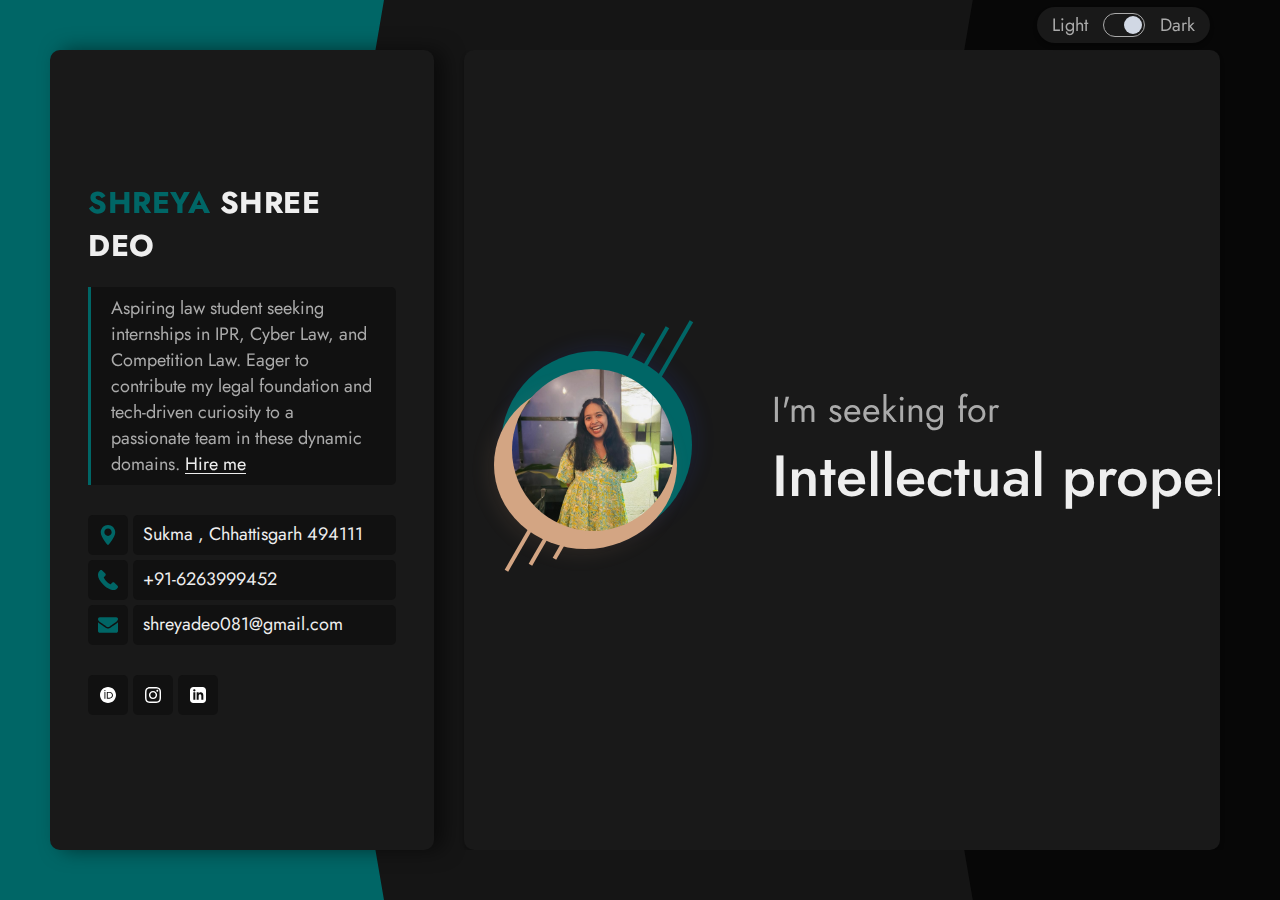
<file: index.html>
<!DOCTYPE html>
<!--[if lt IE 7 ]><html class="ie ie6" lang="en"> <![endif]-->
<!--[if IE 7 ]><html class="ie ie7" lang="en"> <![endif]-->
<!--[if IE 8 ]><html class="ie ie8" lang="en"> <![endif]-->
<!--[if (gte IE 9)|!(IE)]><!--><html lang="en"> <!--<![endif]-->
  
<head>

<meta http-equiv="Content-Type" content="text/html; charset=utf-8" />

<meta name="description" content="Deebo">
<meta name="author" content="Frenify">

<meta name="viewport" content="width=device-width, initial-scale=1, maximum-scale=1">

<title>Shreya Shree Deo</title>

<!-- Google Fonts -->
<link rel="preconnect" href="https://fonts.googleapis.com" />
<link rel="preconnect" href="https://fonts.gstatic.com" crossorigin />
<link href="https://fonts.googleapis.com/css2?family=Jost:ital,wght@0,100;0,200;0,300;0,400;0,500;0,600;0,700;0,800;0,900;1,100;1,200;1,300;1,400;1,500;1,600;1,700;1,800;1,900&display=swap" rel="stylesheet" />
<!-- /Google Fonts -->

<!-- Styles -->
<link type="text/css" rel="stylesheet" href="css/base.css?ver=4" />
<link type="text/css" rel="stylesheet" href="css/magnific.css?ver=4" />
<link type="text/css" rel="stylesheet" href="css/animated-headlines.css?ver=4" />
<link type="text/css" rel="stylesheet" href="css/style.css?ver=4" />
<!--[if lt IE 9]> <script type="text/javascript" src="js/modernizr.custom.js"></script> <![endif]-->
<!-- /Styles -->

</head>

<body>

<div class="deebo_fn_main">
			
			
	<!-- Light/Dark Switcher -->
	<div class="deebo_fn_switcher_wrap">
		<label>
			<span class="light">Light</span>
				<span class="checkbox_wrap">
					<input type="checkbox" id="skin_switcher" checked>
					<span class="slider round"></span>
				</span>
			<span class="dark">Dark</span>
		</label>
	</div>
	<!-- /Light/Dark Switcher -->
	
	
	<!-- Overlay -->
	<div class="right_bar_overlay"></div>
	<!--/ Overlay -->

	<!-- MODALBOX -->
	<div class="deebo_fn_modalbox">
		<a class="extra_closer" href="#"></a>
		<div class="box_inner">
			<a class="closer" href="#"><span></span></a>
			<div class="modal_content">

				<div class="modal_in">
					<!-- Content comes from JS -->
				</div>

				<div class="fn__nav" data-from="" data-index="">
					<a href="#" class="prev">
						<span class="text">Prev</span>
						<span class="arrow_wrapper"><span class="arrow"></span></span>
					</a>
					<a href="#" class="next">
						<span class="text">Next</span>
						<span class="arrow_wrapper"><span class="arrow"></span></span>
					</a>
				</div>
			</div>
		</div>
	</div>
	<!-- /MODALBOX --> 

	<!-- Overlay -->
	<div class="right_bar_overlay"></div>
	<!--/ Overlay -->

	<!-- MODALBOX -->
	<div class="deebo_fn_modalbox">
		<a class="extra_closer" href="#"></a>
		<div class="box_inner">
			<a class="closer" href="#"><span></span></a>
			<div class="modal_content">

				<div class="modal_in">
					<!-- Content comes from JS -->
				</div>

				<div class="fn__nav" data-from="" data-index="">
					<a href="#" class="prev">
						<span class="text">Prev</span>
						<span class="arrow_wrapper"><span class="arrow"></span></span>
					</a>
					<a href="#" class="next">
						<span class="text">Next</span>
						<span class="arrow_wrapper"><span class="arrow"></span></span>
					</a>
				</div>
			</div>
		</div>
	</div>
	<!-- /MODALBOX --> 

	<!-- Modal CV Card -->
	<div class="deebo_fn_cv">

		<!-- CV Inner -->
		<div class="deebo_fn__cv">

			<!-- CV Background -->
			<div class="cv__bg"></div>
			<div class="cv__bg2"></div>
			<!-- /CV Background -->

			<!-- CV Left Side -->
			<div class="cv__header">
				<div class="in">
					
					<h3><span>Shreya</span> Shree Deo</h3>
					<p class="quote"> Aspiring law student seeking internships in IPR, Cyber Law, and Competition Law. Eager to contribute my legal foundation and tech-driven curiosity to a passionate team in these dynamic domains. <a href="#contact" class="anchor">Hire me</a></p>
					<ul class="contact_info">
						<li>
							<span class="icon"><img src="svg/location.svg" alt="" class="fn__svg"></span>
							<p>Sukma , Chhattisgarh 494111</p>
						</li>
						<li>
							<span class="icon"><img src="svg/call.svg" alt="" class="fn__svg"></span>
							<p>+91-6263999452 </p>
						</li>
						<li>
							<span class="icon"><img src="svg/message.svg" alt="" class="fn__svg"></span>
							<p>shreyadeo081@gmail.com</p>
						</li>
					</ul>
					<ul class="social">
						<li>
							<a href="https://orcid.org/0009-0003-8868-2308" target="_blank" title="orcid.com">
								<img class="fn__svg" src="svg/orcid.svg" alt="orcid.com" />
							</a>
						</li>
						<li>
							<a href="https://instagram.com/__shreedeo___?igshid=NjIwNzIyMDk2Mg==" target="_blank" title="instagram.com">
								<img class="fn__svg" src="svg/instagram.svg" alt="instagram.com" />
							</a>
						</li>
						<li>
							<a href="http://linkedin.com/in/shreya-shree-deo-4a2127223" target="_blank" title="linkedin.com">
								<img class="fn__svg" src="svg/linkedin.svg" alt="linkedin.com" />
							</a>
						</li>
					</ul>
				</div>
			</div>
			<!-- /CV Left Side -->

			<!-- /CV Content Side -->
			<div class="cv__content">
				
				<section id="hero-header" class="section_header">
					<div class="content">
						<div class="left_hero_header">
							<div class="circle">
								<div class="bg_img" data-bg-img="img/personal.png"></div>
								<img src="img/personal.png" alt="" />
								<div class="circle_holder_blue"><span></span></div>
								<div class="circle_holder_orange"><span></span></div>
								<div class="lines">
									<span></span>
									<span></span>
									<span></span>
								</div>
							</div>
						</div>
						<div class="right_hero_header">
							<div class="my_self">
								<h4>I'm seeking for</h4>
								<h2>
									<!-- It is animation title. You can change animation variation by changing extra class to one of next classes: zoom, rotate-1, letters type, letters rotate-2, loading-bar, slide, clip, letters rotate-3, letters scale, push. cd-headline class can not be removed.  -->
									<span class="cd-headline clip">
										<span class="cd-words-wrapper">
										  <b class="is-visible">Intellectual property</b>
										  <b>Cyber-law</b>
										  <b>Competition-law</b>
										</span>
									</span>
								</h2>
							</div>
						</div>
					</div>
				</section>

				<!-- CV: Education Section -->
				<section id="cv_education">
					<div class="section_title">
						<h3>Education</h3>
					</div>
					<div class="fn_cs_boxed_list">
						<ul>
							<li>
								<div class="item">
									<div class="item_top">
										<h5>MIT-WORLD PEACE UNIVERSITY</h5>
										<span>( 2020 — 2025 )</span>
									</div>
									<h3>BBALLB HONS</h3>
									<p>Penultimate Year</p>
								</div>
							</li>
							<li>
								<div class="item">
									<div class="item_top">
										<h5>Indian Insitution of Technology - Madras</h5>
										<span>( 2023 — Present )</span>
									</div>
									<h3>Certification Course in Cyber Security and privacy</h3>
									<p>Adipisicing Lorem ipsum dolor sit amet, consectetur elit, sed do eiusmod tempor incididunt ut labore et dolore magna aliqua. </p>
								</div>
							</li>
							<li>
								<div class="item">
									<div class="item_top">
										<h5>National Law University - Delhi</h5>
										<span>( 2023 — present )</span>
									</div>
									<h3>Certification Course in Intellectual property</h3>
									<p>Adipisicing Lorem ipsum dolor sit amet, consectetur elit, sed do eiusmod tempor incididunt ut labore et dolore magna aliqua. </p>
								</div>
							</li>
						</ul>
					</div>
				</section>
				<!-- /CV: Education Section -->


				<!-- CV: Experience Section -->
				<section id="cv_experience">
					<div class="section_title">
						<h3>Experience</h3>
					</div>
					<div class="fn_cs_boxed_list">
						<ul>
							<li>
								<div class="item">
									<div class="item_top">
										<h5>THE CYBERHOST</h5>
										<span>( August 2023 — Present )</span>
									</div>
									<h3>Cyber Security Intern</h3>
									<p>The internship has enriched my knowledge in areas such as network security, vulnerability assessment, and threat detection. I am eager to leverage these newfound skills to contribute effectively to the field of cybersecurity and make a positive impact in safeguarding digital assets. </p>
								</div>
							</li>
							<li>
								<div class="item">
									<div class="item_top">
										<h5>LexLoft</h5>
										<span>( June 2023 — July 2023 )</span>
									</div>
									<h3>IPR Intern</h3>
									<p>lexloft: drafting notices, agreements, and replies for the Central Administrative Tribunal.This role demanded extensive research, analysis of case laws, and precise attention to detail for crafting accurate and organized legal documents. </p>
								</div>
							</li>
							<li>
								<div class="item">
									<div class="item_top">
										<h5>Luthra and Luthra Law Offices India</h5>
										<span>( Jan 2023 — Feb 2023 )</span>
									</div>
									<h3>IPR Intern</h3>
									<p> LUTHRA AND LUTHRA LAW OFFICES : I immersed myself in legal databases, dedicating substantial time to studying case precedents and unraveling complex statutes and regulations. </p>
								</div>
							</li>
							<li>
								<div class="item">
									<div class="item_top">
										<h5>Advocate Saurabh Sharma</h5>
										<span>( May 2022 — July 2022 )</span>
									</div>
									<h3>Legal Intern</h3>
									<p>Advocate Saurabh Sharma : internship activities included familiarization to all the various legal processes of a District & Session's Court and proceedings of court cases and participated in several Legal Civil Cases, Claim Cases, Consumer Forum & Criminal Cases.</p>
								</div>
							</li>
							<li>
								<div class="item">
									<div class="item_top">
										<h5>Justice Rajendra Chandra Singh Samant</h5>
										<span>( Aug 2021 — Sept 2021 )</span>
									</div>
									<h3>Judicial Internship</h3>
									<p>Judicial Internship is basically an opportunity to the law aspirants to look closely at the working of the court or of the bar and bench.It is a short term working opportunity as most probably one year working in the court under the judge .</p>
								</div>
							</li>
						</ul>
					</div>
				</section>
				<!-- /CV: Experience Section -->


				<!-- CV: Skills Section -->
				<section id="cv_skills">
					<div class="section_title">
						<h3>Professionality</h3>
					</div>
					<div class="fn_cs_progress_bar">
						<div class="progress_item" data-value="80">
							<div class="item_in">
								<h3 class="progress_title">Drafting</h3>
								<span class="progress_percent"></span>
								<div class="progress_bg"></div>
							</div>
						</div>

						<div class="progress_item" data-value="95">
							<div class="item_in">
								<h3 class="progress_title">Research &amp; Analysis</h3>
								<span class="progress_percent"></span>
								<div class="progress_bg"></div>
							</div>
						</div>

						<div class="progress_item" data-value="80">
							<div class="item_in">
								<h3 class="progress_title">Case Briefing</h3>
								<span class="progress_percent"></span>
								<div class="progress_bg"></div>
							</div>
						</div>

						<div class="progress_item" data-value="85">
							<div class="item_in">
								<h3 class="progress_title">Microsoft Office Suite</h3>
								<span class="progress_percent"></span>
								<div class="progress_bg"></div>
							</div>
						</div>

					</div>
				</section>
				<!-- /CV: Skills Section -->


				<!-- CV: Services Section -->
				<!-- <section id="cv_services">
					<div class="section_title">
						<h3>Services</h3>
					</div>
					<p>I help ambitious businesses like yours generate more profits by building awareness, driving web traffic, connecting with customers and growing overall sales.</p>
					<div class="fn_cs_service_list">
						<ul>
							<li>
								<div class="item">
									<div class="item_left">
										<h3>Websites &amp; platforms</h3>
										<p>I build brands through cultural insights &amp; strategic vision. Custom crafted business solutions.</p>
									</div>
									<div class="item_right">
										<p>Starts from</p>
										<h3>$500</h3>
									</div>
								</div>
							</li>
							<li>
								<div class="item">
									<div class="item_left">
										<h3>Mobile applications</h3>
										<p>Custom marketing solutions. Get your business on the next level. We provide worldwide marketing.</p>
									</div>
									<div class="item_right">
										<p>Starts from</p>
										<h3>$450</h3>
									</div>
								</div>
							</li>
							<li>
								<div class="item">
									<div class="item_left">
										<h3>Strategy &amp; branding</h3>
										<p>Design direction for business. Get your business on the next level. We help to create great experiences.</p>
									</div>
									<div class="item_right">
										<p>Starts from</p>
										<h3>$500</h3>
									</div>
								</div>
							</li>
							<li>
								<div class="item">
									<div class="item_left">
										<h3>Design conspect</h3>
										<p>Design direction for business. Get your business on the next level. We help to create great experiences.</p>
									</div>
									<div class="item_right">
										<p>Starts from</p>
										<h3>$450</h3>
									</div>
								</div>
							</li>
						</ul>
					</div>
				</section> -->
				<!-- /CV: Services Section -->
				
				
				<!-- CV: Portfolio Section-->
				<section id="cv_portfolio">
					<div class="section_title">
						<h3>Portfolio</h3>
					</div>
					
					<!-- Portfolio Shortcode -->
					<div class="fn_cs_portfolio">
					
						<!-- Portfolio Filter -->
						<div class="portfolio_filter">
							<ul>
								<li><a href="#" class="current" data-filter="*">All</a></li>
								<li><a href="#" data-filter=".youtube">Youtube</a></li>
								<li><a href="#" data-filter=".vimeo">Vimeo</a></li>
								<li><a href="#" data-filter=".soundcloud">Soundcloud</a></li>
								<li><a href="#" data-filter=".popup">Popup</a></li>
							</ul>
						</div>
						<!-- /Portfolio Filter -->
						
						
						<!-- Portfolio List -->
						<div class="portfolio_list">
							<ul class="gallery_zoom grid">
								<li class="youtube grid-item">
									<div class="inner">
										<div class="entry">
											<a class="popup-youtube" href="https://www.youtube.com/watch?v=7e90gBu4pas">
												<img src="img/thumb/42-56.jpg" alt="" />
												<div class="main" data-bg-img="img/portfolio/1.jpg"></div>
												<div class="mobile_title">
													<h3>Mockup Shape</h3>
													<span>Youtube</span>
												</div>
											</a>
										</div>
									</div>
								</li>
								<li class="vimeo grid-item">
									<div class="inner">
										<div class="entry">
											<a class="popup-vimeo" href="https://vimeo.com/337293658">
												<img src="img/thumb/42-34.jpg" alt="" />
												<div class="main" data-bg-img="img/portfolio/2.jpg"></div>
												<div class="mobile_title">
													<h3>Ave Bottle</h3>
													<span>Vimeo</span>
												</div>
											</a>
										</div>
									</div>
								</li>
								<li class="soundcloud grid-item">
									<div class="inner">
										<div class="entry">
											<a class="soundcloude_link mfp-iframe audio" href="https://w.soundcloud.com/player/?url=https%3A//api.soundcloud.com/tracks/471954807&color=%23ff5500&auto_play=true&hide_related=false&show_comments=true&show_user=true&show_reposts=false&show_teaser=true&visual=true">
												<img src="img/thumb/42-56.jpg" alt="" />
												<div class="main" data-bg-img="img/portfolio/3.jpg"></div>
												<div class="mobile_title">
													<h3>Magic Art</h3>
													<span>Soundcloud</span>
												</div>
											</a>
										</div>
									</div>
								</li>
								<li class="popup grid-item">
									<div class="inner">
										<div class="entry">
											<a class="zoom" href="img/portfolio/5.jpg">
												<img src="img/thumb/42-56.jpg" alt="" />
												<div class="main" data-bg-img="img/portfolio/5.jpg"></div>
												<div class="mobile_title">
													<h3>Blue Lemon</h3>
													<span>Popup</span>
												</div>
											</a>
										</div>
									</div>
								</li>
								<li class="popup grid-item">
									<div class="inner">
										<div class="entry">
											<a class="zoom" href="img/portfolio/4.jpg">
												<img src="img/thumb/42-34.jpg" alt="" />
												<div class="main" data-bg-img="img/portfolio/4.jpg"></div>
												<div class="mobile_title">
													<h3>Art Stone</h3>
													<span>Popup</span>
												</div>
											</a>
										</div>
									</div>
								</li>
								<li class="popup grid-item">
									<div class="inner">
										<div class="entry">
											<a class="zoom" href="img/portfolio/6.jpg">
												<img src="img/thumb/42-34.jpg" alt="" />
												<div class="main" data-bg-img="img/portfolio/6.jpg"></div>
												<div class="mobile_title">
													<h3>Global Evolution</h3>
													<span>Popup</span>
												</div>
											</a>
										</div>
									</div>
								</li>
							</ul>
						</div>
						<!-- /Portfolio List -->
						
					</div>
					<!-- /Portfolio Shortcode -->
					
				</section>
				<!-- /CV: Portfolio Section-->

				<!-- CV: Testimonials -->
				<!-- <section id="cv_testimonials">
					<div class="section_title">
						<h3>References</h3>
					</div>
					<p>A testimonial is effectively a review or recommendation from a client, letting other people know how your products or services benefitted them. We respect each client and help everyone with all our might.</p>

					<div class="fn_cs_testimonials">
						<ul>
							<li>
								<div class="item">
									<div class="item_left">
										<p>One of the best. It works quite well for software development also. The design and ease of installation and customizing is exceptional. Many plaudits to the developers!</p>
									</div>
									<div class="item_right">
										<div class="t_ava">
											<div class="ava_in" data-bg-img="img/testimonials/1.jpg"></div>
										</div>
										<div class="t_name">
											<p>OldPhot</p>
										</div>
										<div class="t_rating" data-stars="5">
											<div class="rating_in">
												<div class="rating_active"><img src="svg/five-stars.svg" alt="" class="fn__svg"></div>
												<div class="rating_regular"><img src="svg/five-stars.svg" alt="" class="fn__svg"></div>
											</div>
										</div>
									</div>
								</div>
							</li>
							<li>
								<div class="item">
									<div class="item_left">
										<p>Very good design and code quality. The costumer support is excellent. They respond within minutes and solve problems on the fly. I sincerely recommend!</p>
									</div>
									<div class="item_right">
										<div class="t_ava">
											<div class="ava_in" data-bg-img="img/testimonials/2.jpg"></div>
										</div>
										<div class="t_name">
											<p>Wuoh</p>
										</div>
										<div class="t_rating" data-stars="5">
											<div class="rating_in">
												<div class="rating_active"><img src="svg/five-stars.svg" alt="" class="fn__svg"></div>
												<div class="rating_regular"><img src="svg/five-stars.svg" alt="" class="fn__svg"></div>
											</div>
										</div>
									</div>
								</div>
							</li>
							<li>
								<div class="item">
									<div class="item_left">
										<p>I Like the whole Theme, the design, customizability, features, etc. The support has been absolutely fantastic and friendly, helping me to solve any issue I was having.</p>
									</div>
									<div class="item_right">
										<div class="t_ava">
											<div class="ava_in" data-bg-img="img/testimonials/3.jpg"></div>
										</div>
										<div class="t_name">
											<p>Bartolo</p>
										</div>
										<div class="t_rating" data-stars="5">
											<div class="rating_in">
												<div class="rating_active"><img src="svg/five-stars.svg" alt="" class="fn__svg"></div>
												<div class="rating_regular"><img src="svg/five-stars.svg" alt="" class="fn__svg"></div>
											</div>
										</div>
									</div>
								</div>
							</li>
							<li>
								<div class="item">
									<div class="item_left">
										<p>The best theme in the world ;) Really love it. Support is amazing, and they always help me with my problems. To be honest - I have earlier other theme, but this is so good, that why I choose it</p>
									</div>
									<div class="item_right">
										<div class="t_ava">
											<div class="ava_in" data-bg-img="img/testimonials/4.jpg"></div>
										</div>
										<div class="t_name">
											<p>Przemeknorek</p>
										</div>
										<div class="t_rating" data-stars="5">
											<div class="rating_in">
												<div class="rating_active"><img src="svg/five-stars.svg" alt="" class="fn__svg"></div>
												<div class="rating_regular"><img src="svg/five-stars.svg" alt="" class="fn__svg"></div>
											</div>
										</div>
									</div>
								</div>
							</li>
						</ul>
					</div>


				</section> -->
				<!-- /CV: Testimonials -->
				
				
				<!-- CV: Clients Section -->
				<!-- <section id="clients" class="section_clients">
					<div class="section_title">
						<h3>Clients</h3>
					</div>
					<div class="clients_wrapper">
						<ul>
							<li>
								<a href="#">
									<img src="img/clients/1.png" alt="colorlib" />
								</a>
							</li>
							<li>
								<a href="#">
									<img src="img/clients/2.png" alt="envato" />
								</a>
							</li>
							<li>
								<a href="#">
									<img src="img/clients/3.png" alt="pingdom" />
								</a>
							</li>
							<li>
								<a href="#">
									<img src="img/clients/4.png" alt="magento" />
								</a>
							</li>
							<li>
								<a href="#">
									<img src="img/clients/5.png" alt="woocommerce" />
								</a>
							</li>
							<li>
								<a href="#">
									<img src="img/clients/6.png" alt="larevel" />
								</a>
							</li>
							<li>
								<a href="#">
									<img src="img/clients/7.png" alt="angular" />
								</a>
							</li>
							<li>
								<a href="#">
									<img src="img/clients/8.png" alt="google" /> 
								</a>
							</li>
						</ul>
					</div>
				</section> -->
				<!-- /CV: Clients Section -->
				
				
				<!-- CV: News Section -->
				<section id="tips" class="section_tips">
					<div class="section_title">
						<h3>Latest Articles</h3>
					</div>

					<div class="tips_content">
						<ul class="modal_items" data-from="blog" data-count="5">
							<li>
								<div class="item modal_item" data-index="1">
									<div class="item_left">
										<p>November 18, 2021</p>
										<h5><a href="#">Emotional Slider Animation in After Effects</a></h5>
										<a href="#" class="read_more">Read More</a>
										<div class="fn__hidden">
											<p class="fn__cat">November 18, 2021</p>
											<h3 class="fn__title">Emotional Slider Animation in After Effects</h3>
											<div class="img_holder">
												<img src="img/thumb/square.jpg" alt="">
												<div class="abs_img" data-bg-img="img/blog/1.jpg"></div>
											</div>
											<p class="fn__desc">Sed ornare tellus a odio bibendum, at tristique sapien malesuada. Proin sagittis maximus accumsan. Class aptent taciti sociosqu ad litora torquent per conubia nostra, per inceptos himenaeos. Lorem ipsum dolor sit amet, consectetur adipiscing elit. Quisque gravida quam sit amet elit varius tempor. Pellentesque purus eros, blandit eu mollis vel, commodo eget orci.</p>
											<p class="fn__desc">Quisque dui metus, eleifend at enim ac, imperdiet sagittis dolor. Vestibulum ipsum quam, feugiat non velit sit amet, pulvinar varius nisl. Mauris tristique, ipsum sit amet lacinia congue, mauris magna tempus nibh, in mollis eros enim a tortor. Morbi enim arcu, tristique vitae mi nec, hendrerit pharetra metus. Phasellus id feugiat purus. In vel elit eu lacus ultrices feugiat. Etiam at aliquet mi. Nunc sit amet libero sit amet lectus pellentesque sagittis. Curabitur blandit ante quis erat dapibus viverra.</p>
											<p class="fn__desc">Sed porttitor augue erat, vitae convallis odio viverra id. In nec finibus elit. Nullam ac sodales nunc, vel sagittis elit. Ut condimentum ex ipsum, eu ornare odio aliquam eu. Ut iaculis eros quam, eu bibendum tellus convallis quis. Donec sapien risus, consequat ut magna nec, interdum porta nisl. Vivamus pulvinar hendrerit finibus.</p>
										</div>
									</div>
									<div class="item_right">
										<div class="abs_img" data-bg-img="img/blog/1.jpg"></div>
									</div>
								</div>
							</li>
							<li>
								<div class="item modal_item" data-index="2">
									<div class="item_left">
										<p>September 15, 2021</p>
										<h5><a href="#">Principle Tutorial &amp; Onboarding Flow Animation</a></h5>
										<a href="#" class="read_more">Read More</a>
										<div class="fn__hidden">
											<p class="fn__cat">September 15, 2021</p>
											<h3 class="fn__title">Principle Tutorial &amp; Onboarding Flow Animation</h3>
											<div class="img_holder">
												<img src="img/thumb/square.jpg" alt="">
												<div class="abs_img" data-bg-img="img/blog/2.jpg"></div>
											</div>
											<p class="fn__desc">Sed ornare tellus a odio bibendum, at tristique sapien malesuada. Proin sagittis maximus accumsan. Class aptent taciti sociosqu ad litora torquent per conubia nostra, per inceptos himenaeos. Lorem ipsum dolor sit amet, consectetur adipiscing elit. Quisque gravida quam sit amet elit varius tempor. Pellentesque purus eros, blandit eu mollis vel, commodo eget orci.</p>
											<p class="fn__desc">Quisque dui metus, eleifend at enim ac, imperdiet sagittis dolor. Vestibulum ipsum quam, feugiat non velit sit amet, pulvinar varius nisl. Mauris tristique, ipsum sit amet lacinia congue, mauris magna tempus nibh, in mollis eros enim a tortor. Morbi enim arcu, tristique vitae mi nec, hendrerit pharetra metus. Phasellus id feugiat purus. In vel elit eu lacus ultrices feugiat. Etiam at aliquet mi. Nunc sit amet libero sit amet lectus pellentesque sagittis. Curabitur blandit ante quis erat dapibus viverra.</p>
											<p class="fn__desc">Sed porttitor augue erat, vitae convallis odio viverra id. In nec finibus elit. Nullam ac sodales nunc, vel sagittis elit. Ut condimentum ex ipsum, eu ornare odio aliquam eu. Ut iaculis eros quam, eu bibendum tellus convallis quis. Donec sapien risus, consequat ut magna nec, interdum porta nisl. Vivamus pulvinar hendrerit finibus.</p>
										</div>
									</div>
									<div class="item_right">
										<div class="abs_img" data-bg-img="img/blog/2.jpg"></div>
									</div>
								</div>
							</li>
							<li>
								<div class="item modal_item" data-index="3">
									<div class="item_left">
										<p>September 03, 2021</p>
										<h5><a href="#">Ordering Ballooon Bouquets UI Design and Animation</a></h5>
										<a href="#" class="read_more">Read More</a>
										<div class="fn__hidden">
											<p class="fn__cat">September 03, 2021</p>
											<h3 class="fn__title">Ordering Ballooon Bouquets UI Design and Animation</h3>
											<div class="img_holder">
												<img src="img/thumb/square.jpg" alt="">
												<div class="abs_img" data-bg-img="img/blog/3.jpg"></div>
											</div>
											<p class="fn__desc">Sed ornare tellus a odio bibendum, at tristique sapien malesuada. Proin sagittis maximus accumsan. Class aptent taciti sociosqu ad litora torquent per conubia nostra, per inceptos himenaeos. Lorem ipsum dolor sit amet, consectetur adipiscing elit. Quisque gravida quam sit amet elit varius tempor. Pellentesque purus eros, blandit eu mollis vel, commodo eget orci.</p>
											<p class="fn__desc">Quisque dui metus, eleifend at enim ac, imperdiet sagittis dolor. Vestibulum ipsum quam, feugiat non velit sit amet, pulvinar varius nisl. Mauris tristique, ipsum sit amet lacinia congue, mauris magna tempus nibh, in mollis eros enim a tortor. Morbi enim arcu, tristique vitae mi nec, hendrerit pharetra metus. Phasellus id feugiat purus. In vel elit eu lacus ultrices feugiat. Etiam at aliquet mi. Nunc sit amet libero sit amet lectus pellentesque sagittis. Curabitur blandit ante quis erat dapibus viverra.</p>
											<p class="fn__desc">Sed porttitor augue erat, vitae convallis odio viverra id. In nec finibus elit. Nullam ac sodales nunc, vel sagittis elit. Ut condimentum ex ipsum, eu ornare odio aliquam eu. Ut iaculis eros quam, eu bibendum tellus convallis quis. Donec sapien risus, consequat ut magna nec, interdum porta nisl. Vivamus pulvinar hendrerit finibus.</p>
										</div>
									</div>
									<div class="item_right">
										<div class="abs_img" data-bg-img="img/blog/3.jpg"></div>
									</div>
								</div>
							</li>
							<li class="be_animated">
								<div class="item modal_item" data-index="4">
									<div class="item_left">
										<p>August 20, 2021</p>
										<h5><a href="#">How to Prepare Your Design Portfolio</a></h5>
										<a href="#" class="read_more">Read More</a>
										<div class="fn__hidden">
											<p class="fn__cat">August 20, 2021</p>
											<h3 class="fn__title">How to Prepare Your Design Portfolio</h3>
											<div class="img_holder">
												<img src="img/thumb/square.jpg" alt="">
												<div class="abs_img" data-bg-img="img/blog/4.jpg"></div>
											</div>
											<p class="fn__desc">Sed ornare tellus a odio bibendum, at tristique sapien malesuada. Proin sagittis maximus accumsan. Class aptent taciti sociosqu ad litora torquent per conubia nostra, per inceptos himenaeos. Lorem ipsum dolor sit amet, consectetur adipiscing elit. Quisque gravida quam sit amet elit varius tempor. Pellentesque purus eros, blandit eu mollis vel, commodo eget orci.</p>
											<p class="fn__desc">Quisque dui metus, eleifend at enim ac, imperdiet sagittis dolor. Vestibulum ipsum quam, feugiat non velit sit amet, pulvinar varius nisl. Mauris tristique, ipsum sit amet lacinia congue, mauris magna tempus nibh, in mollis eros enim a tortor. Morbi enim arcu, tristique vitae mi nec, hendrerit pharetra metus. Phasellus id feugiat purus. In vel elit eu lacus ultrices feugiat. Etiam at aliquet mi. Nunc sit amet libero sit amet lectus pellentesque sagittis. Curabitur blandit ante quis erat dapibus viverra.</p>
											<p class="fn__desc">Sed porttitor augue erat, vitae convallis odio viverra id. In nec finibus elit. Nullam ac sodales nunc, vel sagittis elit. Ut condimentum ex ipsum, eu ornare odio aliquam eu. Ut iaculis eros quam, eu bibendum tellus convallis quis. Donec sapien risus, consequat ut magna nec, interdum porta nisl. Vivamus pulvinar hendrerit finibus.</p>
										</div>
									</div>
									<div class="item_right">
										<div class="abs_img" data-bg-img="img/blog/4.jpg"></div>
									</div>
								</div>
							</li>
							<li class="be_animated">
								<div class="item modal_item" data-index="5">
									<div class="item_left">
										<p>July 11, 2021</p>
										<h5><a href="#">Lottie Animation &amp; After Effects Tutorial</a></h5>
										<a href="#" class="read_more">Read More</a>
										<div class="fn__hidden">
											<p class="fn__cat">July 11, 2021</p>
											<h3 class="fn__title">Lottie Animation &amp; After Effects Tutorial</h3>
											<div class="img_holder">
												<img src="img/thumb/square.jpg" alt="">
												<div class="abs_img" data-bg-img="img/blog/5.jpg"></div>
											</div>
											<p class="fn__desc">Sed ornare tellus a odio bibendum, at tristique sapien malesuada. Proin sagittis maximus accumsan. Class aptent taciti sociosqu ad litora torquent per conubia nostra, per inceptos himenaeos. Lorem ipsum dolor sit amet, consectetur adipiscing elit. Quisque gravida quam sit amet elit varius tempor. Pellentesque purus eros, blandit eu mollis vel, commodo eget orci.</p>
											<p class="fn__desc">Quisque dui metus, eleifend at enim ac, imperdiet sagittis dolor. Vestibulum ipsum quam, feugiat non velit sit amet, pulvinar varius nisl. Mauris tristique, ipsum sit amet lacinia congue, mauris magna tempus nibh, in mollis eros enim a tortor. Morbi enim arcu, tristique vitae mi nec, hendrerit pharetra metus. Phasellus id feugiat purus. In vel elit eu lacus ultrices feugiat. Etiam at aliquet mi. Nunc sit amet libero sit amet lectus pellentesque sagittis. Curabitur blandit ante quis erat dapibus viverra.</p>
											<p class="fn__desc">Sed porttitor augue erat, vitae convallis odio viverra id. In nec finibus elit. Nullam ac sodales nunc, vel sagittis elit. Ut condimentum ex ipsum, eu ornare odio aliquam eu. Ut iaculis eros quam, eu bibendum tellus convallis quis. Donec sapien risus, consequat ut magna nec, interdum porta nisl. Vivamus pulvinar hendrerit finibus.</p>
										</div>
									</div>
									<div class="item_right">
										<div class="abs_img" data-bg-img="img/blog/5.jpg"></div>
									</div>
								</div>
							</li>
						</ul>
					</div>
					<div class="load_more">
						<a href="#" data-done="Done" data-no="No more articles found">
							<span class="text">Load More Articles</span>
							<span class="fn__pulse">
								<span></span>
								<span></span>
								<span></span>
							</span>
						</a>
					</div>
				</section>
				<!-- CV: News Section -->
				
				
				<section id="contact" class="section_contact">
					<div class="section_title">
						<h3>Contact Me</h3>
					</div>
					<form class="contact_form" action="/" method="post" autocomplete="off" data-email="frenifyteam@gmail.com">

						<!--
							Don't remove below code in avoid to work contact form properly.
							You can chance dat-success value with your one. It will be used when user will try to contact via contact form and will get success message.
						-->
						<div class="success" data-success="Your message has been received, we will contact you soon."></div>
						<div class="empty_notice"><span>Please Fill Required Fields!</span></div>
						<!-- -->

						<div class="items_wrap">
							<div class="items">
								<div class="item half">
									<div class="input_wrapper">
										<input id="name" type="text" placeholder="Name *" />
									</div>
								</div>
								<div class="item half">
									<div class="input_wrapper">
										<input id="email" type="email" placeholder="Email *" />
									</div>
								</div>
								<div class="item">
									<div class="input_wrapper">
										<input id="phone" type="text" placeholder="Phone" />
									</div>
								</div>
								<div class="item">
									<div class="input_wrapper">
										<textarea id="message" placeholder="Message"></textarea>
									</div>
								</div>
								<div class="item">
									<a id="send_message" href="#">Send Message</a>
								</div>
							</div>
						</div>
					</form>
				</section>


			</div>
			<!-- /CV Content Side -->

		</div>
		<!-- CV Inner -->
	</div>
	<!-- /Modal CV Card -->

	

</div>

<!-- Scripts -->
<script type="text/javascript" src="js/jquery.js?ver=4"></script>
<script type="text/javascript" src="js/isotope.js"></script>
<script type="text/javascript" src="js/magnific.js"></script>
<script type="text/javascript" src="js/animated-headlines.js?ver=4"></script>
<script type="text/javascript" src="js/waypoints.js?ver=4"></script>
<!--[if lt IE 10]> <script type="text/javascript" src="js/ie8.js"></script> <![endif]-->
<script type="text/javascript" src="js/init.js?ver=4"></script>
<!-- /Scripts -->

</body>
</html>
</file>
<file: css/base.css>
/*
This file is made by Frenify
This css file includes all base styles and template's main color (in this tempalte main color is pink(#f00a77)). 
Template's main color styles located at the bottom of this file.
*/
html,body,div,span,applet,object,iframe,h1,h2,h3,h4,h5,h6,p,blockquote,pre,a,abbr,acronym,address,big,cite,code,del,dfn,em,font,ins,kbd,q,s,samp,small,strike,strong,sub,sup,tt,var,b,u,i,center,dl,dt,dd,ol,ul,li,fieldset,form,label,legend,table,caption,tbody,tfoot,thead,tr,th,td
	{
	background: transparent;
	border: 0;
	margin: 0;
	padding: 0;
	vertical-align: baseline;
	outline: none;
}

article, aside, details, figcaption, figure, footer, header, hgroup, nav, section {
    display: block;
}

blockquote {
	quotes: none;
}

blockquote:before,blockquote:after {
	content: '';
	content: none;
}
ul, ol{
	margin:30px;
	list-style-type: none;
}
ul li, ol li{
	margin-bottom:5px;
}
img{
	vertical-align:middle;
	max-width:100%;
}
iframe{
	max-width:100%;
}
del {
	text-decoration: line-through;
}
a, i{
	-webkit-transition: all .3s ease;
	   -moz-transition: all .3s ease;
	    -ms-transition: all .3s ease;
	     -o-transition: all .3s ease;
	        transition: all .3s ease;
	border:none;
}
a:hover{text-decoration:none;}

h1, h2, h3, h4, h5, h6{
	font-weight:700;
	color:#0b0a0c;
	margin-bottom:20px;
}
h1 { font-size: 45px; }
h2 { font-size: 36px; }
h3 { font-size: 30px; }
h4 { font-size: 24px; }
h5 { font-size: 20px; }
h6 { font-size: 16px; }

table{
	width:100%;
	max-width:100%;
	text-align:left;
	border-collapse: collapse;
	border-spacing: 0px;
	margin-bottom:15px;
	color:#999;
	border:1px solid #eee;
}
table tr{
	border:1px solid #eee;
}
table th{
	vertical-align:top;
	color:#333;
	background:none;
	font-size:16px;
	font-weight:normal;
	padding:15px 10px;
	border:1px solid #eee;
}
table td{
	vertical-align:top;
	padding:10px;
	border:1px solid #eee;
}

code, pre {
	padding: 10px;
	padding-bottom: 0;
	border-left: 3px solid #6FBF71;
	border-bottom: 1px solid transparent;
	background: #f7f7f7;
	overflow-x:scroll;
}

pre{
	display: block;	
	word-break: break-all;
	word-wrap: break-word;
}
pre code { white-space: pre-wrap; }

p{
	letter-spacing:1px;
}


.space10{width:100%; float:left; clear:both; margin-bottom:10px;}
.space20{width:100%; float:left; clear:both; margin-bottom:20px;}
.space30{width:100%; float:left; clear:both; margin-bottom:30px;}
.space40{width:100%; float:left; clear:both; margin-bottom:40px;}
.space50{width:100%; float:left; clear:both; margin-bottom:50px;}
.space60{width:100%; float:left; clear:both; margin-bottom:60px;}
.space70{width:100%; float:left; clear:both; margin-bottom:70px;}
.space80{width:100%; float:left; clear:both; margin-bottom:80px;}
.space90{width:100%; float:left; clear:both; margin-bottom:90px;}
.space100{width:100%; float:left; clear:both; margin-bottom:100px;}
.space200{width:100%; float:left; clear:both; margin-bottom:200px;}
.space300{width:100%; float:left; clear:both; margin-bottom:300px;}
.space400{width:100%; float:left; clear:both; margin-bottom:400px;}
.space500{width:100%; float:left; clear:both; margin-bottom:500px;}
.space1000{width:100%; float:left; clear:both; margin-bottom:1000px;}


/*------------------------------------------------------------------*/ 
/*	x) FORM ELEMENTS
/*------------------------------------------------------------------*/
textarea{
	border-radius:0;
	font-size:13px;
	color:#333;
	resize:vertical;
	font-family:'Raleway', Arial, Helvetica, sans-serif;
	
	-webkit-box-sizing: border-box; /* Safari/Chrome, other WebKit */
	-moz-box-sizing: border-box;    /* Firefox, other Gecko */
	-ms-box-sizing: border-box;     /* IE 10 + */
	box-sizing: border-box;         /* Opera/IE 8+ */
	
	line-height:1.4;
	padding:10px!important;
	width:100%;
	border:1px solid #eee;
	
	-webkit-transition: all .3s ease;
	   -moz-transition: all .3s ease;
	    -ms-transition: all .3s ease;
	     -o-transition: all .3s ease;
	        transition: all .3s ease;
}
input[type="text"],
input[type="password"],
input[type="datetime"],
input[type="datetime-local"],
input[type="date"],
input[type="month"],
input[type="time"],
input[type="week"],
input[type="number"],
input[type="email"],
input[type="url"],
input[type="search"],
input[type="tel"],
input[type="color"],
.uneditable-input {
	border-radius:0;
	font-size:13px;
	min-width:220px;
	color:#333;
	letter-spacing:0.5px;
	
	-webkit-box-sizing: border-box; /* Safari/Chrome, other WebKit */
	-moz-box-sizing: border-box;    /* Firefox, other Gecko */
	-ms-box-sizing: border-box;     /* IE 10 + */
	box-sizing: border-box;         /* Opera/IE 8+ */
	
	font-family:'Raleway', Arial, Helvetica, sans-serif;
	
	line-height:1.6;
	padding:10px!important;
	height:44px;
	vertical-align:middle;
	border:1px solid #eee;
	
	-webkit-transition: all .3s ease;
	   -moz-transition: all .3s ease;
	    -ms-transition: all .3s ease;
	     -o-transition: all .3s ease;
	        transition: all .3s ease;
	
}

textarea:focus,
input[type="text"]:focus,
input[type="password"]:focus,
input[type="datetime"]:focus,
input[type="datetime-local"]:focus,
input[type="date"]:focus,
input[type="month"]:focus,
input[type="time"]:focus,
input[type="week"]:focus,
input[type="number"]:focus,
input[type="email"]:focus,
input[type="url"]:focus,
input[type="search"]:focus,
input[type="tel"]:focus,
input[type="color"]:focus,
.uneditable-input:focus {
	border-color:#ccc;
	background:#eee;
}


input[type="submit"]{
	padding: 13px 15px;
	height: 40px;
	line-height: 1;
	text-transform: uppercase;
	font-size: 13px;
	font-weight: 600;
	text-decoration: none;
	letter-spacing: 0.5px;
	border:none;
	cursor:pointer;
	color: #FFF;
	background:#777;
	
	-webkit-transition: all .3s ease;
	   -moz-transition: all .3s ease;
	    -ms-transition: all .3s ease;
	     -o-transition: all .3s ease;
	        transition: all .3s ease;
}
input[type="submit"]:hover{
	background:#444;
}
select{
	padding:8px;
	border:2px solid #eee;
}
input[type="button"]{
	cursor:pointer;
	-webkit-transition: all .3s ease;
	   -moz-transition: all .3s ease;
	    -ms-transition: all .3s ease;
	     -o-transition: all .3s ease;
	        transition: all .3s ease;
}
</file>
<file: css/style.css>
@charset "utf-8";
/*
/*	Copyright (c) 2022 Frenify
/*	Author: Frenify
/*	This file is made for CURRENT TEMPLATE
/*


	List of CSS codes:
	
	01) Base
	02) Site Structure
	03) Section Hero Header
	04) Main title
	05) Info Items
	06) Boxed List
	07) Progress bar
	08) Section Portfolio
	09) Testimonials
	10) Section Clients
	11) Section News
		11.1) Modalbox (used for news)
	12) Section Contact
	13) LIGHT Version
	14) Responsive


/*------------------------------------------------------------------*/
/*	01) Base
/*------------------------------------------------------------------*/
:root{
	--mc: #006666;
}
html{
	overflow-x: hidden;
	padding: 0px;
	margin: 0px
}
*:after,
*:before,
*{
	box-sizing: border-box;
}
body{
	font-family: 'Jost',sans-serif;
	font-size: 18px;
	letter-spacing: 0;
	font-weight: 400;
	color: #0b0a0c;
	position: relative;
}
[class^="deebo_fn_"]{
	width: 100%;
	float: left;
	clear: both;
}
.deebo_fn_wrapper,
.deebo_fn_wrapper *{
	box-sizing: border-box;
}
.deebo_fn_wrapper{
	position: relative;
	z-index: 2;
}
.fn__svg{
	fill: currentcolor;
	width: 18px;
	height: 18px;
}
p{
	letter-spacing: 0;
}
h1, h2, h3, h4, h5, h6{color: #eee;}
/*------------------------------------------------------------------*/
/*	02) Site Structure
/*------------------------------------------------------------------*/
body.resume-opened{
	height: 100vh;
	overflow: hidden;
}
body.resume-opened .deebo_fn_cv{
	opacity: 1;
	visibility: visible;
    transition: all .5s ease;
}
body.resume-opened .deebo_fn__cv{
	opacity: 1;
	visibility: visible;
	transform: translateY(0px);
}
body.resume-opened .deebo_fn_cv .closer{
	transform: translateX(0px);
	transition: transform .5s 1s ease;
}
.deebo_fn_cv{
	position: fixed;
	top: 0px;
	left: 0px;
	right: 0px;
	height: 100vh;
	z-index: 77;
	background-color: rgba(29,27,25,.95);
	opacity: 0;
	visibility: hidden;
	
	-webkit-transition: all .5s ease;
	   -moz-transition: all .5s ease;
	    -ms-transition: all .5s ease;
	     -o-transition: all .5s ease;
	        transition: all .5s 1s ease;
}
.deebo_fn__cv{
	position: absolute;
    top: 0px;
    bottom: 0px;
    width: auto;
    right: 0px;
    left: 0px;
    background-color: #151515;
    z-index: 156;
	overflow: hidden;
}
.deebo_fn_cv .closer{
	width: 42px;
	height: 42px;
	display: block;
	text-decoration: none;
	position: absolute;
	right: 5px;
	top: 5px;
	z-index: 233;
	transform: translateX(50px);
	transition: transform .5s ease;
}
.deebo_fn_cv .closer:before,
.deebo_fn_cv .closer:after{
	content: "";
	position: absolute;
	width: 18px;
	height: 2px;
	background-color: #eee;
	left: 12px;
	top: 20px;
}
.deebo_fn_cv .closer:after{
	transform: rotate(45deg);
}
.deebo_fn_cv .closer:before{
	transform: rotate(135deg);
}
.deebo_fn_cv .closer:hover{
	background-color: #070707;
}
body.resume-opened .deebo_fn__cv .cv__header,
body.resume-opened .deebo_fn__cv .cv__content{
	transform: translateY(0px);
	opacity: 1;
    transition: all .5s .5s ease;
}
body.resume-opened .deebo_fn__cv .cv__bg{
	left: 0;
    transition: all .5s ease;
}
body.resume-opened .deebo_fn__cv .cv__bg2{
	right: 0;
    transition: all .5s ease;
}
.deebo_fn__cv .cv__content{
	position: absolute;
	z-index: 99;
	width: 65vw;
	width: calc(70vw - 100px);
	float: right;
	right: 50px;
	top: 50px;
	bottom: 50px;
	overflow-y: scroll;
	color: #999;
	font-size: 20px;
	font-weight: 400;
	padding-right: 10px;
	padding-left: 30px;
	transform: translateY(-380px);
    transition: all .5s ease;
	opacity: 0;
}
.deebo_fn__cv .cv__content{
  	scrollbar-width: thin;
  	scrollbar-color: #000 #000;
}
.deebo_fn__cv .cv__content::-webkit-scrollbar{
	width: 14px;
}
.deebo_fn__cv .cv__content:-webkit-scrollbar-track{
	background: #000;
}
.deebo_fn__cv .cv__content::-webkit-scrollbar-thumb{
	background-color: #222;
	border-radius: 10px;
}
.deebo_fn__cv .cv__bg{
	position: absolute;
	z-index: 1;
	width: 30%;
	background-color: var(--mc);
	clip-path: polygon(100% 0, 80% 50%, 100% 100%, 0 100%, 0 0);
	top: 0;
	left: -30%;
	bottom: 0;
    transition: all .5s .5s ease;
}
.deebo_fn__cv .cv__bg2{
	position: absolute;
	z-index: 1;
	width: 30%;
	background-color: #070707;
	clip-path: polygon(20% 0, 100% 0, 100% 50%, 100% 100%, 20% 100%, 0 50%);
	top: 0;
	right: -30%;
	bottom: 0;
    transition: all .5s .5s ease;
}
.deebo_fn__cv .cv__header{
	position: absolute;
	top: 50px;
	left: 50px;
	width: 30vw;
	bottom: 50px;
	z-index: 20;
	filter: drop-shadow(10px 0px 10px rgba(0, 0, 0, 0.5));
	transform: translateY(380px);
	opacity: 0;
    transition: all .5s ease;
}
.deebo_fn__cv .cv__header .in{
	background-color: #191919;
	height: 100%;
	display: -webkit-flex;
	display: -moz-flex;
	display: -ms-flex;
	display: -o-flex;
	display: flex;
	-webkit-flex-direction: column;
	-moz-flex-direction: column;
	-ms-flex-direction: column;
	-o-flex-direction: column;
	flex-direction: column;
	justify-content: center;
	padding: 40px 10%;
	border-radius: 10px;
	overflow-y: scroll;
}

.deebo_fn__cv .cv__header .in{
  	scrollbar-width: thin;
  	scrollbar-color: #000 #000;
}
.deebo_fn__cv .cv__header .in::-webkit-scrollbar{
	width: 0;
}
.deebo_fn__cv .cv__header .in:-webkit-scrollbar-track{
	background: #000;
}
.deebo_fn__cv .cv__header .in::-webkit-scrollbar-thumb{
	background-color: #222;
	border-radius: 10px;
}
.deebo_fn__cv .cv__header .avatar{
	margin-bottom: 20px;
}
.deebo_fn__cv .cv__header .avatar img{
	max-width: 200px;
	max-height: 200px;
	border-radius: 50%;
}
.deebo_fn__cv .cv__header h3{
	margin: 0;
	padding: 0;
	color: #eee;
	font-weight: 700;
	font-size: 30px;
	text-transform: uppercase;
	letter-spacing: .5px;
	margin-bottom: 20px;
}
.deebo_fn__cv .cv__header h3 span{
	color: var(--mc);
}
.deebo_fn__cv .cv__header p.quote{
	margin: 0;
    color: #aaa;
    margin-bottom: 30px;
    text-align: left;
    border-left: 3px solid var(--mc);
    padding-left: 40px;
    background: #111;
    padding: 8px 20px;
    border-radius: 0 5px 5px 0;
}
.deebo_fn__cv .cv__header p.quote a{
	text-decoration: none;
	color: #eee;
	border-bottom: 1px solid;
	line-height: 1;
	display: inline-block;
}
.deebo_fn__cv .cv__header p.quote a:hover{
	color: var(--mc);
}
.cv__header .contact_info{
	margin: 0;
	padding: 0;
	list-style-type: none;
	text-align: left;
	margin-bottom: 25px;
}
.cv__header .contact_info .icon{
	display: block;
	width: 40px;
	height: 40px;
	min-width: 40px;
	background-color: #111;
	border-radius: 5px;
	margin-right: 5px;
	position: relative;
}
.cv__header .contact_info .fn__svg{
	width: 20px;
	height: 20px;
	display: block;
	color: var(--mc);
	position: absolute;
	left: 50%;
	top: 50%;
	margin: -10px 0 0 -10px;
}
.cv__header .contact_info li{
	padding: 0;
    margin: 0;
    position: relative;
    margin-bottom: 5px;
	display: -webkit-flex;
	display: -moz-flex;
	display: -ms-flex;
	display: -o-flex;
	display: flex;
	align-items: flex-start;
}
.cv__header .contact_info p{
	color: #eee;
	line-height: 1.4;
	background-color: #111;
	border-radius: 5px;
	padding: 7px 10px;
	width: 100%;
	min-height: 40px;
	display: -webkit-flex;
	display: -moz-flex;
	display: -ms-flex;
	display: -o-flex;
	display: flex;
	-ms-align-items: center;
	align-items: center;
}
.deebo_fn__cv .social{
	margin: 0;
	padding: 0;
	list-style-type: none;
	display: -webkit-flex;
	display: -moz-flex;
	display: -ms-flex;
	display: -o-flex;
	display: flex;
	-webkit-flex-direction: row;
	-moz-flex-direction: row;
	-ms-flex-direction: row;
	-o-flex-direction: row;
	flex-direction: row;
	flex-wrap: wrap;
	-ms-align-items: center;
	align-items: center;
	margin-left: -5px;
}
.deebo_fn__cv .social li{
	margin: 0;
	padding: 0;
	padding-left: 5px;
	margin-bottom: 5px;
}
.deebo_fn__cv .social a{
	display: block;
	text-decoration: none;
	color: #fff;
	background-color: #111;
	width: 40px;
	height: 40px;
	position: relative;
	border-radius: 5px;
}
.deebo_fn__cv .social .fn__svg{
	position: absolute;
	width: 16px;
	height: 16px;
	top: 50%;
	left: 50%;
	margin: -8px 0 0 -8px;
}
.deebo_fn__cv .social a:hover{
	background-color: var(--mc);
}
.deebo_fn__cv .cv__content section{
	width: 100%;
	padding: 30px;
	background-color: #191919;
	margin-bottom: 30px;
	box-shadow: 0px 3px 4px rgb(0 0 0 / 30%);
	border-radius: 10px;
	float: left;
	clear: both;
}
.deebo_fn__cv .cv__content section:last-child{
	margin-bottom: 0;
}
.right_bar_overlay{
	position: fixed;
	top: 0;
	left: 0;
	bottom: 0;
	right: 0;
	background-color: transparent;
	display: block;
	z-index: 20;
	width: 100%;
	float: left;
	opacity: 0;
	visibility: hidden;
	transition: all 0.5s ease;
	cursor: pointer;
}
.rightbar-opened .right_bar_overlay{
	background-color: rgba(0,0,0,0.30);
	opacity: 1;
	visibility: visible;
}
/* light/dark switcher */
.deebo_fn_switcher_wrap{
	position: fixed;
	z-index: 999;
	top: 0;
	right: 70px;
	left: auto;
	width: auto;
}
.deebo_fn_switcher_wrap label{
	display: -webkit-flex;
	display: -moz-flex;
	display: -ms-flex;
	display: -o-flex;
	display: flex;
	-webkit-flex-direction: row;
	-moz-flex-direction: row;
	-ms-flex-direction: row;
	-o-flex-direction: row;
	flex-direction: row;
	-ms-align-items: center;
	align-items: center;
	height: 36px;
	padding: 0 15px;
	margin: 7px 0;
	background-color: #191919;
	border-radius: 30px;
	color: #aaa;
	user-select: none;
    -webkit-user-select: none;
    -ms-user-select: none;
    -webkit-touch-callout: none;
    -o-user-select: none;
    -moz-user-select: none;
	cursor: pointer;
	box-shadow: 0px 3px 4px rgb(0 0 0 / 30%);
}
.deebo_fn_switcher_wrap .checkbox_wrap{
	position: relative;
    display: block;
    width: 42px;
    height: 24px;
	margin: 0 15px;
}
.deebo_fn_switcher_wrap input{
	opacity: 0 !important;
    position: absolute !important;
    visibility: hidden !important;
    width: 0 !important;
    height: 0 !important;
}
.deebo_fn_switcher_wrap .slider {
	position: absolute;
	cursor: pointer;
	top: 0;
	left: 0;
	right: 0;
	bottom: 0;
	background-color: transparent;
	-webkit-transition: .4s;
	transition: .4s;
	border: 1px solid #aaa;
	margin: 0;
	padding: 0;
}
.deebo_fn_switcher_wrap .slider:before {
	position: absolute;
	content: "";
	height: 18px;
	width: 18px;
	left: 2px;
	bottom: 2px;
	background-color: #d1d8e4;
	-webkit-transition: .4s;
	transition: .4s;
}
.deebo_fn_switcher_wrap input:checked + .slider:before {
	-webkit-transform: translateX(18px);
	-ms-transform: translateX(18px);
	transform: translateX(18px);
}
.deebo_fn_switcher_wrap .slider.round {
	border-radius: 24px;
}
.deebo_fn_switcher_wrap .slider.round:before {
 	border-radius: 50%;
}
/*------------------------------------------------------------------*/
/*	03) Section Hero Header
/*------------------------------------------------------------------*/
.section_header{
	width: 100%;
	float: left;
	background-color: #f0f7fb;
	overflow: hidden;
}
.section_header .content{
	padding-top: 200px;
	padding-bottom: 200px;
	display: -webkit-flex;
	display: -moz-flex;
	display: -ms-flex;
	display: -o-flex;
	display: flex;
	-ms-align-items: center;
	align-items: center;
	justify-content: space-between;
	min-height: 90vh;
	min-height: calc(100vh - 160px); /* 50px spacing from top, 50px from bottom of the window & 30px from top, 30px from bottom of the section. Summary 160px */
}
.section_header .left_hero_header{
	width: 475px;
	max-width: 40%;
	padding-right: 80px;
}
.section_header .circle{
	position: relative;
}
.section_header .circle .bg_img{
	position: absolute;
	top: 18px;
	left: 18px;
	bottom: 18px;
	right: 18px;
	display: block;
	background-repeat: no-repeat;
	background-size: cover;
	background-position: center center;
	z-index: 15;
	border-radius: 100%;
}
.section_header .circle img{
	position: relative;
	display: block;
	min-width: 100%;
	border-radius: 100%;
	z-index: 15;
	opacity: 0;
}
.section_header .circle_holder_blue span{
	position: absolute;
	top: 0px;
	right: 0px;
	left: 7px;
	bottom: 10px;
	background-color: var(--mc);
	z-index: 2;
	border-radius: 100%;
	color: rgba(52,82,255,0.1);
	box-shadow: 5px -5px 20px;
}
.section_header .circle_holder_orange span{
	position: absolute;
	top: 30px;
	right: 15px;
	left: 0px;
	bottom: 0px;
	background-color: #d3a583;
	z-index: 2;
	border-radius: 100%;
	color: rgba(211,165,131,0.1);
	box-shadow: -5px 5px 20px;
}
.section_header .lines{
	position: absolute;
	top: 0;
	left: 0;
	right: 0;
	bottom: 0;
	z-index: 5;
}
.section_header .lines span{
	width: 4px;
	height: 138%;
	display: block;
/*	background-color: #999;*/
	background: var(--mc);
	background: -moz-linear-gradient(180deg, var(--mc) 50%, rgba(211,165,131,1) 50%, rgba(211,165,131,1) 100%);
	background: -webkit-linear-gradient(180deg, var(--mc) 50%, rgba(211,165,131,1) 50%, rgba(211,165,131,1) 100%);
	background: linear-gradient(180deg, var(--mc) 50%, rgba(211,165,131,1) 50%, rgba(211,165,131,1) 100%);
	filter: progid:DXImageTransform.Microsoft.gradient(startColorstr="#3452ff",endColorstr="#d3a583",GradientType=1);
	transform: rotate(30deg);
	z-index: 13;
	position: absolute;
	top: -18%;
	left: 40%;
}
.section_header .lines span:nth-child(2){
	left: 52%;
	top: -21%;
}
.section_header .lines span:nth-child(3){
	left: 64%;
	top: -24%;
}
.section_header .right_hero_header{
	width: 60%;
}
.section_header .person_info{
	position: absolute;
	right: 52px;
	right: 11.8%;
	bottom: 40px;
	z-index: 25;
	cursor: pointer;
	display: block;
	text-decoration: none;
	width: 60px;
	height: 60px;
	background-color: #000;
	border-radius: 50%;
	color: #fff;
}
.section_header .person_info:after{
    content: '';
	display: block;
    position: absolute;
    top: 50%;
    left: 50%;
    width: 70px;
    height: 70px;
    margin: -35px auto auto -35px;
    -webkit-transform-origin: 50% 50%;
    transform-origin: 50% 50%;
    background-color: inherit;
    z-index: -1;
    pointer-events: none;
	
	border: 20px solid #000;
	transition: border-color .3s ease;
	
    border-radius: 100%;
	opacity: 1;
	-webkit-animation: cs_fn_pulse 2.5s cubic-bezier(0.3,1,0.3,1) infinite;
    animation: cs_fn_pulse 2.5s cubic-bezier(0.3,1,0.3,1) infinite;
}
.section_header .person_info:hover{
	background-color: var(--mc);
}
.section_header .person_info:hover:after{
	border-color: var(--mc);
}
@-webkit-keyframes cs_fn_pulse{ from{ opacity:1;  transform:scale(1,1)}
 to{ opacity:0;  transform:scale(1.8,1.8)}
}
@keyframes cs_fn_pulse{ from{ opacity:1;  transform:scale(1,1)}
 to{ opacity:0;  transform:scale(1.8,1.8)}
}
.section_header .person_info .fn__svg{
	width: 20px;
	height: 20px;
	position: absolute;
	left: 50%;
	top: 50%;
	margin: -10px 0 0 -10px;
}
.my_self h4{
	font-size: 36px;
	font-weight: 400;
	margin: 0;
	margin-bottom: 1px;
	color: #aaa;
}
.my_self h2{
	margin: 0;
	padding: 0;
	font-weight: 500;
	font-size: 72px;
	font-size: calc(30px + 2.18vw);
	line-height: 1;
/*	text-transform: uppercase;*/
	color: #eee;
}
.my_self h2 b{
	font-weight: inherit;
}
/*------------------------------------------------------------------*/
/*	04) Main title
/*------------------------------------------------------------------*/
.section_title h3{
	margin: 0;
	padding: 0;
	position: relative;
	padding-bottom: 11px;
	text-transform: uppercase;
    color: #eee;
    font-size: 18px;
    font-weight: 600;
    letter-spacing: 1px;
}
.section_title h3:after{
	content: '';
	position: absolute;
	width: 100px;
	height: 2px;
	background-color: var(--mc);
	bottom: 0;
	left: 0;
}
.section_title{
	margin-bottom: 50px;
}
#cv_services .section_title,
#cv_biography .section_title{
	margin-bottom: 43px;
}
/*------------------------------------------------------------------*/
/*	05) Info Items
/*------------------------------------------------------------------*/
.fn_cs_info_items{
	margin-top: 42px;
}
.fn_cs_info_items ul{
	margin: 0;
	padding: 0;
	list-style-type: none;
	display: flex;
	flex-direction: row;
	flex-wrap: wrap;
	margin-left: -10px;
}
.fn_cs_info_items li{
	background-color: #111;
	padding: 7px 25px;
	line-height: 1.6;
	margin: 0 0 10px 10px;
	font-size: 20px;
	border-radius: 3px;
	text-align: center;
}
.fn_cs_info_items span{
	font-weight: 400;
}
.fn_cs_info_items a{
	color: #eee;
	text-decoration: none;
}
.fn_cs_info_items a:hover{
	color: var(--mc);
}
/*------------------------------------------------------------------*/
/*	06) Boxed List
/*------------------------------------------------------------------*/
.fn_cs_boxed_list ul{
	list-style-type: none;
	margin: 0;
	padding: 0;
	display: -webkit-flex;
	display: -moz-flex;
	display: -ms-flex;
	display: -o-flex;
	display: flex;
	-webkit-flex-direction: column;
	-moz-flex-direction: column;
	-ms-flex-direction: column;
	-o-flex-direction: column;
	flex-direction: column;
}
.fn_cs_boxed_list li{
	margin: 0;
	padding: 0;
	width: 100%;
	float: left;
	clear: both;
	margin-bottom: 20px;
}
.fn_cs_boxed_list li:last-child{
	margin-bottom: 0;
}
.fn_cs_boxed_list .item{
	width: 100%;
	float: left;
	clear: both;
	background-color: #111;
	position: relative;
	padding: 42px 40px 43px;
	border-radius: 5px;
}
.fn_cs_boxed_list .item:after{
	content: '';
    position: absolute;
    width: 2px;
    height: 50px;
    left: 0px;
    top: 50%;
    transform: translateY(-50%);
    background-color: var(--mc);
}
.fn_cs_boxed_list .item_top{
	display: flex;
	margin-bottom: 14px;
}
.fn_cs_boxed_list .item_top h5{
	margin: 0;
	padding: 0;
	font-size: 18px;
	text-transform: uppercase;
	font-weight: 400;
	line-height: 30px;
	color: #aaa;
}
.fn_cs_boxed_list .item_top span{
	display: block;
	margin: 0;
	padding: 0;
	font-size: 16px;
	line-height: 30px;
	margin-left: 20px;
	color: #888;
}
.fn_cs_boxed_list h3{
	margin: 0;
	padding: 0;
	font-weight: 400;
	color: #eee;
	margin-bottom: 17px;
}
.fn_cs_boxed_list p a{
	text-decoration: none;
	position: relative;
	z-index: 2;
	color: #000;
	font-weight: 600;
}
/*------------------------------------------------------------------*/
/*	07) Progress bar
/*------------------------------------------------------------------*/
.fn_cs_progress_bar .progress_item{
	width: 100%;
	float: left;
	clear: both;
	margin-bottom: 20px;
}
.fn_cs_progress_bar .progress_item:last-child{
	margin-bottom: 0;
}
.fn_cs_progress_bar .progress_percent{
	position: absolute;
	z-index: 2;
	padding: 0 25px;
	line-height: 40px;
	font-size: 18px;
	font-weight: 400;
	display: block;
	top: 50%;
	margin-top: -20px;
	margin-right: 10px;
	background-color: var(--mc);
	right: 100%;
	border-radius: 50px;
	/* Removed percentage related styles */
	color: transparent;
	transition: all 3s cubic-bezier(0.165, 0.840, 0.440, 1.000);
}
.fn_cs_progress_bar .progress_title{
	margin: 0;
	font-size: 18px;
	font-weight: 400;
	padding: 0 25px;
	position: relative;
	z-index: 2;
	line-height: 60px;
	color: #eee;
}
.fn_cs_progress_bar .item_in{
	width: 100%;
	position: relative;
}
.fn_cs_progress_bar .progress_bg{
	width: 0;
	position: absolute;
	z-index: 1;
	top: 0;
	left: 0;
	bottom: 0;
}
.fn_cs_progress_bar .progress_bg:after{
	content: '';
	position: absolute;
	top: 0;
	left: 0;
	bottom: 0;
	background-color: #111;
	border-radius: 50px;
}
.fn_cs_progress_bar .open .progress_bg:after{
	width:100%;
	-webkit-animation: progress_animation 3s cubic-bezier(0.165, 0.840, 0.440, 1.000);
	-moz-animation: progress_animation 3s cubic-bezier(0.165, 0.840, 0.440, 1.000);
	animation: progress_animation 3s cubic-bezier(0.165, 0.840, 0.440, 1.000);
}

@-webkit-keyframes progress_animation {0%{ width:0%; } 100%{ width:100%; }}
@-moz-keyframes progress_animation {0%{ width:0%; } 100%{ width:100%; }}
@keyframes progress_animation {0%{ width:0%; } 100%{ width:100%; }}
/*------------------------------------------------------------------*/
/*	08) Service List
/*------------------------------------------------------------------*/
.fn_cs_service_list{
	margin-top: 42px;
}
.fn_cs_service_list ul{
	margin: 0;
	padding: 0;
	list-style-type: none;
}
.fn_cs_service_list li{
	margin: 0;
	padding: 0;
	margin-bottom: 20px;
}
.fn_cs_service_list .item{
	width: 100%;
	display: -webkit-flex;
	display: -moz-flex;
	display: -ms-flex;
	display: -o-flex;
	display: flex;
	background-color: #111;
	border-radius: 5px;
}
.fn_cs_service_list .item_right{
	width: 30%;
	min-width: 30%;
	display: -webkit-flex;
	display: -moz-flex;
	display: -ms-flex;
	display: -o-flex;
	display: flex;
	-webkit-flex-direction: column;
	-moz-flex-direction: column;
	-ms-flex-direction: column;
	-o-flex-direction: column;
	flex-direction: column;
	-ms-align-items: center;
	align-items: center;
	justify-content: center;
	text-align: center;
	border-left: 1px solid rgba(255,255,255,.05);
	padding: 10px;
}
.fn_cs_service_list .item_left{
	padding: 42px 40px 43px;
	position: relative;
	width: 100%;
}
.fn_cs_service_list .item_left:after{
	content: '';
    position: absolute;
    width: 2px;
    height: 50px;
    left: 0px;
    top: 50%;
    transform: translateY(-50%);
    background-color: var(--mc);
    transition: all .5s ease;
}
.fn_cs_service_list .item_left h3{
	margin: 0;
	padding: 0;
	font-weight: 400;
	color: #eee;
	margin-bottom: 18px;
}
.fn_cs_service_list .item_left p{
	margin: 0;
	padding: 0;
}
.fn_cs_service_list .item_right p{
	margin: 0;
	padding: 0;
	font-size: 16px;
	margin-bottom: 4px;
}
.fn_cs_service_list .item_right h3{
	margin: 0;
	padding: 0;
	color: var(--mc);
	font-weight: 500;
	font-size: 24px;
}
/*------------------------------------------------------------------*/
/*	08) Section Portfolio
/*------------------------------------------------------------------*/
.fn_cs_portfolio .portfolio_filter,
.fn_cs_portfolio{
	width: 100%;
	float: left;
	clear: both;
}
.fn_cs_portfolio .portfolio_filter{
    padding: 0 0 56px 0;
}
.fn_cs_portfolio .portfolio_filter ul{
	margin: 0px;
	list-style-type: none;
}
.fn_cs_portfolio .portfolio_filter ul{
	margin: 0px;
	list-style-type: none;
}
.fn_cs_portfolio .portfolio_filter ul li{
	margin: 0px 20px 0px 0px;
	display: inline-block;
}
.fn_cs_portfolio .portfolio_filter ul li:last-child{
	margin-right: 0px;
}
.fn_cs_portfolio .portfolio_filter a{
	text-decoration: none;
	color: #ccc;
	font-weight: 500;
	
	-webkit-transition: all .3s ease;
	   -moz-transition: all .3s ease;
	    -ms-transition: all .3s ease;
	     -o-transition: all .3s ease;
	        transition: all .3s ease;
}
.fn_cs_portfolio .portfolio_filter a.current,
.fn_cs_portfolio .portfolio_filter a:hover{
	color: var(--mc);
}
.fn_cs_portfolio .portfolio_list{
	width: 100%;
	height: auto;
	clear: both;
	float: left;
}
.fn_cs_portfolio .portfolio_list ul{
	margin: 0px 0px 0px -25px;
	list-style-type: none;
	position: relative;
	z-index: 2;
}
.fn_cs_portfolio .portfolio_list ul li{
	margin: 0px 0px 25px 0px;
	width: 33.3333%;
	float: left;
	padding-left: 25px;
}
.fn_cs_portfolio .portfolio_list .inner{
	width: 100%;
	height: auto;
	clear: both;
	float: left;
	position: relative;
	overflow: hidden;
	border-radius: 12px;
}
.fn_cs_portfolio .portfolio_list .image{
	position: relative;
	overflow: hidden;
}
.fn_cs_portfolio .portfolio_list .inner img{
	min-width: 100%;
	opacity: 0;
}
.fn_cs_portfolio .portfolio_list .main{
	position: absolute;
	top: 0px;
	bottom: 0px;
	left: 0px;
	right: 0px;
	background-repeat: no-repeat;
	background-size: cover;
	background-position: center;
    transform: scale(1) translateZ(0);
	
	-webkit-transition: all .3s ease-in-out;
	   -moz-transition: all .3s ease-in-out;
	    -ms-transition: all .3s ease-in-out;
	     -o-transition: all .3s ease-in-out;
	        transition: all .3s ease-in-out;
}
.fn_cs_portfolio .portfolio_list .inner:hover .main{
	transform: scale(1.1) translateZ(0);
}
.fn_cs_portfolio_titles{
	white-space: nowrap;
	background: #ffffff;
	font-size: 21px;
	padding: 7px 15px;
	font-family: 'Jost', sans-serif;
	font-weight: 500;
	color: #000;
	position: fixed;
	z-index: 5;
	opacity: 0;
	visibility: hidden;
}
.fn_cs_portfolio_titles.visible {
	opacity: 1;
	visibility: visible;
}
.fn_cs_portfolio_titles .work__cat {
	position: absolute;
	background: #ffffff;
	top: 100%;
	left: 0;
	margin-top: -10px;
	font-size: 16px;
	font-weight: 500;
	padding: 5px 15px;
	color: #6f6b80;
}
.entry{
	position: relative;
	border-radius: 12px;
	overflow: hidden;
}
.fn_cs_portfolio .inner:hover .mobile_title{
	opacity: 1;
	visibility: visible;
	transform: translateY(0) translateZ(0);
}
.fn_cs_portfolio .mobile_title{
	position: absolute;
	bottom: 0;
	left: 0;
	right: 0;
	padding: 20px;
	background: rgba(0,0,0,0.2); /* For browsers that do not support gradients */
    background: -webkit-linear-gradient(rgba(0,0,0,0), rgba(0,0,0,0.6)); /* For Safari 5.1 to 6.0 */
    background: -o-linear-gradient(rgba(0,0,0,0), rgba(0,0,0,0.6)); /* For Opera 11.1 to 12.0 */
    background: -moz-linear-gradient(rgba(0,0,0,0), rgba(0,0,0,0.6)); /* For Firefox 3.6 to 15 */
    background: linear-gradient(rgba(0,0,0,0), rgba(0,0,0,1)); /* Standard syntax */
	transition: all .5s ease;
	transform: translateY(20px) translateZ(0);
	opacity: 0;
	visibility: hidden;
	border-radius: 0 0 12px 12px;
}
.fn_cs_portfolio .mobile_title h3{
	font-size: 24px;
	font-weight: 400;
	margin-bottom: 1px;
}
.fn_cs_portfolio .mobile_title span{
	display: block;
	font-size: 14px;
	color: #aaa;
}
/*------------------------------------------------------------------*/
/*	09) Testimonials
/*------------------------------------------------------------------*/
.fn_cs_testimonials{
	margin-top: 42px;
}
.fn_cs_testimonials ul{
	margin: 0;
	padding: 0;
	list-style-type: none;
}
.fn_cs_testimonials li{
	margin: 0;
	padding: 0;
	margin-bottom: 20px;
}
.fn_cs_testimonials .item{
	width: 100%;
	display: -webkit-flex;
	display: -moz-flex;
	display: -ms-flex;
	display: -o-flex;
	display: flex;
	background-color: #111;
	border-radius: 5px;
}
.fn_cs_testimonials .item_right{
	width: 30%;
	min-width: 30%;
	display: -webkit-flex;
	display: -moz-flex;
	display: -ms-flex;
	display: -o-flex;
	display: flex;
	-webkit-flex-direction: column;
	-moz-flex-direction: column;
	-ms-flex-direction: column;
	-o-flex-direction: column;
	flex-direction: column;
	-ms-align-items: center;
	align-items: center;
	justify-content: center;
	text-align: center;
	border-left: 1px solid rgba(255,255,255,.05);
	padding: 40px 10px;
}
.fn_cs_testimonials .item_left{
	padding: 42px 40px 43px;
	position: relative;
	width: 100%;
	display: -webkit-flex;
	display: -moz-flex;
	display: -ms-flex;
	display: -o-flex;
	display: flex;
	-webkit-flex-direction: column;
	-moz-flex-direction: column;
	-ms-flex-direction: column;
	-o-flex-direction: column;
	flex-direction: column;
	justify-content: center;
}
.fn_cs_testimonials .item_left:after{
	content: '';
    position: absolute;
    width: 2px;
    height: 50px;
    left: 0px;
    top: 50%;
    transform: translateY(-50%);
    background-color: var(--mc);
    transition: all .5s ease;
}
.fn_cs_testimonials .t_ava{
	width: 100%;
	display: -webkit-flex;
	display: -moz-flex;
	display: -ms-flex;
	display: -o-flex;
	display: flex;
	justify-content: center;
}
.fn_cs_testimonials .ava_in{
	width: 100px;
    height: 100px;
    border-radius: 50%;
    background-size: cover;
    background-repeat: no-repeat;
    background-position: center;
    margin-bottom: 10px;
}
.fn_cs_testimonials .t_name{
	margin-bottom: 7px;
}
.fn_cs_testimonials .t_name p{
	color: #eee;
}
.fn_cs_testimonials .t_rating{
	overflow: hidden;
}
.fn_cs_testimonials .rating_in{
	width: 100px;
	position: relative;
	overflow: hidden;
}
.fn_cs_testimonials .t_rating .fn__svg{
	width: 100px;
	height: auto;
	display: block;
}
.fn_cs_testimonials .rating_active .fn__svg{
	color: var(--mc);
}
.fn_cs_testimonials .rating_regular{
	z-index: 1;
	position: absolute;
	top: 0;
	right: 0;
	bottom: 0;
	overflow: hidden;
	transform: rotateY(180deg);
	width: 0;
}
.fn_cs_testimonials .rating_active{
	z-index: 2;
	position: relative;
	overflow: hidden;
}
/*------------------------------------------------------------------*/
/* 10) Section Clients
/*------------------------------------------------------------------*/
.clients_wrapper{
	width: 100%;
    float: left;
    clear: both;
    overflow: hidden;
    border-radius: 10px;
    border: 1px solid transparent;
	background-color: #111;
}
.clients_wrapper ul{
	margin: -1px -10px -1px -1px;
    list-style-type: none;
    padding-top: 1px;
    float: left;
    padding-left: 1px;
    min-width: calc(100% + 2px);
}
.clients_wrapper ul li{
	margin: 0px;
    float: left;
    width: 25%;
    border: 1px solid #1d1d1d;
    text-align: center;
    height: 195px;
    line-height: 195px;
    position: relative;
    margin-top: -1px;
    margin-left: -1px;
    overflow: hidden;
}
.clients_wrapper a{
	display: block;
}
.clients_wrapper img{
	max-width: 88%;
    max-height: 100px;
	opacity: .5;
	
	-webkit-transition: all .3s ease;
	   -moz-transition: all .3s ease;
	    -ms-transition: all .3s ease;
	     -o-transition: all .3s ease;
	        transition: all .3s ease;
}
.clients_wrapper a:hover img{
	opacity: 1;
}
/*------------------------------------------------------------------*/
/* 11) Section News
/*------------------------------------------------------------------*/
.section_tips{
	width: 100%;
	float: left;
	padding: 194px 0 100px;
}
.section_tips .tips_content{
	width: 100%;
	float: left;
	margin-bottom: 20px;
}
.about_tips{
	display: block;
	text-align: center;
}
.tip_title{
	margin-bottom: 34px;
}
.tip_title h3{
	color: #999;
	font-size: 18px;
	font-weight: 600;
	text-transform: uppercase;
	margin: 0;
	letter-spacing: 1px;
}
.tip_text{
	margin-bottom: 109px;
}
.tip_text p{
	color: #0b0a0c;
	font-size: 30px;
	font-weight: 400;
	letter-spacing: 0;
}
.tips_content ul{
	margin: 0;
	margin-left: -50px;
	display: -webkit-flex;
	display: -moz-flex;
	display: -ms-flex;
	display: -o-flex;
	display: flex;
	-webkit-flex-direction: row;
	-moz-flex-direction: row;
	-ms-flex-direction: row;
	-o-flex-direction: row;
	flex-direction: row;
	flex-wrap: wrap;
}
.tips_content ul li{
	width: 100%;
	float: left;
	padding-left: 50px;
	margin-bottom: 20px;
}
.tips_content .item{
	width: 100%;
	display: -webkit-flex;
	display: -moz-flex;
	display: -ms-flex;
	display: -o-flex;
	display: flex;
	background-color: #111;
	border-radius: 5px;
}
.tips_content .item_right{
	width: 30%;
	min-width: 30%;
	position: relative;
	min-height: 200px;
	border-left: 1px solid rgba(255,255,255,.05);
}
.tips_content .item_right .abs_img{
	position: absolute;
	top: 15px;
	left: 15px;
	right: 15px;
	bottom: 15px;
	
	background-size: cover;
	background-repeat: no-repeat;
	background-position:  center center;
}
.tips_content .item_left{
	padding: 44px 40px 50px;
	position: relative;
	width: 100%;
	display: -webkit-flex;
	display: -moz-flex;
	display: -ms-flex;
	display: -o-flex;
	display: flex;
	-webkit-flex-direction: column;
	-moz-flex-direction: column;
	-ms-flex-direction: column;
	-o-flex-direction: column;
	flex-direction: column;
	justify-content: center;
	align-items: flex-start;
}
.tips_content .item_left:after{
	content: '';
    position: absolute;
    width: 2px;
    height: 50px;
    left: 0px;
    top: 50%;
    transform: translateY(-50%);
    background-color: var(--mc);
    transition: all .5s ease;
}
.tips_content p{
	color: #999;
	font-weight: 400;
	font-size: 18px;
	margin-bottom: 15px;
}
.tips_content h5{
	color: #0b0a0c;
	font-size: 24px;
	font-weight: 400;
	margin: 0;
}
.tips_content h5 a{
	color: #eee;
	text-decoration: none;
	transition: all 0.5s ease;
}
.tips_content h5 a:hover{
	color: var(--mc);
}
.tips_content .read_more{
	text-decoration: none;
	background: #111111;
    border-radius: 30px;
    line-height: 1;
    padding: 8px 25px;
    color: #eee;
    margin-top: 20px;
    border: 2px solid #393939;
	transition: all 0.5s ease;
}
.tips_content .read_more:hover{
	border-color: var(--mc);
	color: var(--mc);
}
.load_more{
	clear: both;
	display: block;
	text-align: center;
}
.load_more a{
	min-width: 250px;
	padding: 20px 40px;
	line-height: 26px;
	text-decoration: none;
	text-transform: uppercase;
	color: #eee;
	font-size: 16px;
	font-weight: 600;
	border: 2px solid #393939;
	background-color: transparent;
	display: inline-block;
	position: relative;
	border-radius: 50px;
}
.load_more a:hover{
	color: var(--mc);
	border-color: var(--mc);
}
.load_more .text{
	transition: all .3s ease, color 0s ease;
}
.load_more .loading .text{
	opacity: 0;
}
.load_more .loading{
	border-color: var(--mc);
}
.load_more .loading .fn__pulse{
	opacity: 1;
	visibility: visible;
}
.fn__pulse{
	width: 120px;
    display: flex;
    justify-content: space-between;
    align-items: center;
	position: absolute;
	top: 50%;
	left: 50%;
	transform: translate(-50%,-50%);
	opacity: 0;
	visibility: hidden;
	transition: all .3s ease;
}
.fn__pulse span{
	width: 20px;
    height: 20px;
    border-radius: 50%;
    background-color: var(--mc);
}
.fn__pulse span:nth-child(1){
	animation: fn__pulse .4s ease 0s infinite alternate;
}
.fn__pulse span:nth-child(2){
	animation: fn__pulse .4s ease 0.2s infinite alternate;
}
.fn__pulse span:nth-child(3){
	animation: fn__pulse .4s ease 0.4s infinite alternate;
}

@-webkit-keyframes fn__pulse {0%{opacity: 1; transform: scale(1)} 100%{ opacity: .25; transform: scale(.75)}}
@-moz-keyframes fn__pulse {0%{opacity: 1; transform: scale(1)} 100%{ opacity: .25; transform: scale(.75)}}
@keyframes fn__pulse {0%{opacity: 1; transform: scale(1)} 100%{ opacity: .25; transform: scale(.75)}}

.be_animated{-webkit-animation-duration:0.8s; animation-duration:0.8s; visibility: hidden;display: none;}
.be_animated.done{visibility: visible;display: block;}
@-webkit-keyframes fadeInTop{0%{opacity:0;-webkit-transform:translate3d(0,10%,0);transform:translate3d(0,10%,0)}100%{opacity:1;-webkit-transform:none;transform:none}}
@keyframes fadeInTop{0%{opacity:0;-webkit-transform:translate3d(0,10%,0);transform:translate3d(0,10%,0)}100%{opacity:1;-webkit-transform:none;transform:none}}
.fadeInTop{-webkit-animation-name:fadeInTop;animation-name:fadeInTop}
/*------------------------------------------------------------------*/
/*	11.1) Modalbox (used for news)
/*------------------------------------------------------------------*/
.deebo_fn_modalbox{
	position: fixed;
	top: 0px;
	left: 0px;
	right: 0px;
	height: 100vh;
	z-index: 999;
	background-color: rgba(29,27,25,.95);
	opacity: 0;
	visibility: hidden;
	
	-webkit-transition: all .3s ease;
	   -moz-transition: all .3s ease;
	    -ms-transition: all .3s ease;
	     -o-transition: all .3s ease;
	        transition: all .3s ease;
}
.deebo_fn_modalbox .extra_closer{
	display: block;
	position: absolute;
	top: 0;
	left: 0;
	right: 0;
	bottom: 0;
	z-index: 5;
}
.modal_item{
	cursor: pointer;
}
.deebo_fn_modalbox.opened{
	opacity: 1;
	visibility: visible;
}
.deebo_fn_modalbox .closer{
	display: block;
	text-decoration: none;
	width: 18px;
	height: 18px;
	right: 46px;
	top: 35px;
	z-index: 5;
	position: absolute;
}
.deebo_fn_modalbox .closer:after{
	content: '';
    position: absolute;
    left: -10px;
    right: -10px;
    bottom: -10px;
    top: -10px;
    background-color: transparent;
    transition: all .3s ease;
    border: 1px solid transparent;
}
.deebo_fn_modalbox .closer span:before,
.deebo_fn_modalbox .closer span:after{
	left: -3px;
	top: 8px;
    content: '';
    position: absolute;
    width: 25px;
    height: 2px;
    background-color: #888;
    transition: all 300ms ease;
    perspective: 30px;
}
.deebo_fn_modalbox .closer span:after{
	transform: rotate(45deg) translateZ(0);
}
.deebo_fn_modalbox .closer span:before{
	transform: rotate(-45deg) translateZ(0)
}
.deebo_fn_modalbox.hovered .closer:after,
.deebo_fn_modalbox .closer:hover:after{
	border-color: var(--mc);
	transform: scale(1.23);
}
.deebo_fn_modalbox.hovered .closer span:before,
.deebo_fn_modalbox.hovered .closer span:after,
.deebo_fn_modalbox .closer:hover span:before,
.deebo_fn_modalbox .closer:hover span:after{
	background-color: var(--mc);
}
.fn__hidden{
	display: none;
	position: absolute;
	padding: 0;
	margin: 0;
	z-index: -999;
	box-shadow: none;
	outline: none;
	border: none;
	opacity: 0;
	visibility: hidden;
}
.deebo_fn_modalbox .modal_content{
  	scrollbar-width: thin;
  	scrollbar-color: #333 #111;
}
.deebo_fn_modalbox .modal_content::-webkit-scrollbar{
	width: 8px;
}
.deebo_fn_modalbox .modal_content:-webkit-scrollbar-track{
	background: #111;
}
.deebo_fn_modalbox .modal_content::-webkit-scrollbar-thumb{
	background-color: var(--mc);
	border-radius: 10px;
	border: 3px solid #181715;
}
.deebo_fn_modalbox .container{
	height: 100vh;
}
.deebo_fn_modalbox .box_inner{
	position: absolute;
	top: 50px;
	bottom: 50px;
	width: 100%;
	max-width: 1000px;
	left: 50%;
	transform: translateX(-50%);
	background-color: #181715;
	z-index: 156;
	opacity: 0;
	visibility: hidden;
	margin-top: -20px;
	border: 1px solid rgba(255,255,255,.2);
	
	-webkit-transition: all .3s ease;
	   -moz-transition: all .3s ease;
	    -ms-transition: all .3s ease;
	     -o-transition: all .3s ease;
	        transition: all .3s ease;
}
.deebo_fn_modalbox.opened .box_inner{
	opacity: 1;
	visibility: visible;
	margin-top: 0px;
}
.deebo_fn_modalbox .modal_content{
	position: relative;
	width: 100%;
	height: 100%;
	float: left;
	overflow: hidden;
	overflow-y: scroll;
	display: -webkit-flex;
	display: -moz-flex;
	display: -ms-flex;
	display: -o-flex;
	display: flex;
	-webkit-flex-direction: column;
	-moz-flex-direction: column;
	-ms-flex-direction: column;
	-o-flex-direction: column;
	flex-direction: column;
}
.deebo_fn_modalbox .modal_in{
	padding: 60px;
}
.deebo_fn_modalbox p{
	color: #999;
}
.deebo_fn_modalbox h1,
.deebo_fn_modalbox h2,
.deebo_fn_modalbox h3,
.deebo_fn_modalbox h4,
.deebo_fn_modalbox h5,
.deebo_fn_modalbox h6{
	color: #eee;
}
.deebo_fn_modalbox .fn__cat{
	margin-bottom: 8px;
}
.deebo_fn_modalbox .fn__title{
	font-weight: 400;
	margin-bottom: 42px;
}
.deebo_fn_modalbox .img_holder{
	margin-bottom: 45px;
	width: 100%;
    overflow: hidden;
    position: relative;
}
.deebo_fn_modalbox .img_holder img{
	margin-bottom: -50%;
    opacity: 0 !important;
	min-width: 100%;
}
.deebo_fn_modalbox .img_holder .abs_img{
	position: absolute;
    top: 0;
    left: 0;
    right: 0;
    bottom: 0;
    background-size: cover;
    background-position: center center;
    background-repeat: no-repeat;
}
.deebo_fn_modalbox .fn__desc{
	margin-bottom: 28px;
}
.deebo_fn_modalbox .fn__desc:last-child{
	margin-bottom: 0;
}
.fn__nav{
	margin-top: auto;
	width: 100%;
	position: relative;
	height: 142px;
	min-height: 142px;
	border-top: 1px solid rgba(255,255,255,.2);
	display: -webkit-flex;
	display: -moz-flex;
	display: -ms-flex;
	display: -o-flex;
	display: flex;
}
.fn__nav:after{
	content: '';
	position: absolute;
	left: 50%;
	width: 1px;
	background-color: rgba(255,255,255,.2);
	top:0;
	bottom: 0;
	z-index: 2;
	margin-left: -0.5px;
}
.fn__nav a{
	display: -webkit-flex;
	display: -moz-flex;
	display: -ms-flex;
	display: -o-flex;
	display: flex;
	-ms-align-items: center;
	align-items: center;
	text-decoration: none;
	position: relative;
	width: 100%;
	color: #ddd;
	font-size: 14px;
	font-weight: 500;
	letter-spacing: .5px;
	text-transform: uppercase;
}
.fn__nav .prev{
	padding: 10px 10px 10px 106px;
}
.fn__nav .next{
	padding: 10px 106px 10px 10px;
	justify-content: flex-end;
	text-align: right;
}
.fn__nav .arrow_wrapper{
	display: block;
	width: 26px;
	height: 21px;
	left: 60px;
	position: absolute;
	top: 50%;
	margin-top: -10px;
	transition: transform .3s ease;
}
.fn__nav .arrow_wrapper:after{
	content: '';
    position: absolute;
    left: -10px;
    right: -10px;
    bottom: -10px;
    top: -10px;
    background-color: transparent;
    transition: all .3s ease;
    border: 1px solid transparent;
}
.fn__nav .arrow{
	display: block;
	background-color: #888;
	width: 26px;
	height: 1px;
	position: absolute;
	top: 50%;
	transition: all .3s ease;
}
.fn__nav .text{
	display: block;
	transition: transform .3s ease;
}
.fn__nav .arrow:after{
	display: block;
	background-color: inherit;
	width: 14px;
	height: 1px;
	content: '';
	position: absolute;
	left: -1px;
	transform: rotate(45deg);
	top: 100%;
	margin-top: 4px;
}
.fn__nav .arrow:before{
	display: block;
	background-color: inherit;
	width: 14px;
	height: 1px;
	content: '';
	position: absolute;
	left: -1px;
	transform: rotate(-45deg);
	bottom: 100%;
	margin-bottom: 4px;
}
.fn__nav .next .arrow:after{
	top: auto;
	margin-top: inherit;
	right: -1px;
	left: auto;
	bottom: 100%;
	margin-bottom: 4px;
}
.fn__nav .next .arrow:before{
	bottom: auto;
	margin-bottom: inherit;
	right: -1px;
	left: auto;
	top: 100%;
	margin-top: 4px;
}
.fn__nav .next .arrow_wrapper{
	left: auto;
	right: 60px;
}
.fn__nav a:hover{
	color: #ccc;
}
.fn__nav a:hover .arrow{
	background-color: var(--mc);
}
.fn__nav a:hover .arrow_wrapper:after{
	border-color: var(--mc);
	transform: scale(1.23);
}
.fn__nav a.prev:hover .text{
	transform: translateX(45px);
}
.fn__nav a.prev:hover .arrow_wrapper{
	transform: translateX(15px);
}
.fn__nav a.next:hover .text{
	transform: translateX(-45px);
}
.fn__nav a.next:hover .arrow_wrapper{
	transform: translateX(-15px);
}
@media(max-width: 1040px){
	.deebo_fn_modalbox .box_inner{max-width: 90%;}
	.deebo_fn_modalbox .modal_in{padding-left: 20px;padding-right: 20px;}
	.fn__nav .next{padding-right: 66px;}
	.fn__nav .next .arrow_wrapper{right: 20px;}
	.fn__nav .prev{padding-left: 66px;}
	.fn__nav .prev .arrow_wrapper{left: 20px;}
}

@media(max-width: 370px){
	.fn__nav .text{display: none;}
}
/*------------------------------------------------------------------*/
/*	12) Section Contact
/*------------------------------------------------------------------*/
.section_contact input{
	background-color: #111;
	width: 100%;
	min-width: 100%;
	outline: none;
	border: 1px solid #222;
	font-size: 16px;
	font-weight: 400;
	height: 70px;
	line-height: 48px;
	color: #eee;
	border-radius: 3px;
	font-family: "Jost",sans-serif;
	padding: 0 20px !important;
}
.section_contact textarea:focus,
.section_contact input:focus{
	background-color: #111;
	border-color: #333;
	outline: none;
}
.section_contact textarea{
	background-color: #111;
	outline: none;
	border: 1px solid #222;
	font-size: 16px;
	font-weight: 400;
	width: 100%;
	min-height: 250px;
	max-height: 500px;
	border-radius: 3px;
	color: #eee;
	font-family: "Jost",sans-serif;
	padding: 14px 20px !important;
}
.section_contact .input_wrapper{
	width: 100%;
	position: relative;
}
.section_contact .input_wrapper input,
.section_contact .input_wrapper textarea{
	position: relative;
	z-index: 3;
}
.section_contact textarea{
	height: 200px;
}
.section_contact .items{
	margin-left: -20px;
}
.section_contact .item{
	width: 100%;
	float: left;
	padding-left: 20px;
	margin-bottom: 20px;
}
.section_contact .item:last-child{
	margin-bottom: 0;
}
.section_contact .item.half{
	width: 50%;
}
.section_contact .contact_form a{
	display: block;
	line-height: 26px;
	white-space: nowrap;
	text-overflow: ellipsis;
	overflow: hidden;
	padding: 20px 20px;
	color: #eee;
	font-size: 18px;
	font-weight: 600;
	text-transform: uppercase;
	text-align: center;
	text-decoration: none;
	border: 2px solid #393939;
	border-radius: 50px;
}
.section_contact .contact_form a:hover{
	border-color: var(--mc);
	color: var(--mc);
}
.section_contact .contact_form a:focus{
	outline: 1px dashed #444;
}
.empty_notice{
	color: #dd3936;
	margin-bottom: 25px;
	display: none;
	text-align: left;
	font-weight: 500;
}
.error{
	display: none;
	color: #dd3936;
	text-align: left;
	font-weight: 500;
}
.success{
	display: none;
	color: #009140;
	margin-bottom: 25px;
	text-align: left;
	font-weight: 500;
}
.contact_error{
	color: #dd3936;
}
/*------------------------------------------------------------------*/
/*	13) LIGHT Version
/*------------------------------------------------------------------*/
.light .deebo_fn__cv .cv__content::-webkit-scrollbar-thumb{
	background-color: #aaa;
}
.light .deebo_fn__cv .cv__header{
	filter: drop-shadow(10px 0px 10px rgba(0, 0, 0, 0.1));
}
.light .deebo_fn__cv{
	background-color: #ddd;
}
.light .deebo_fn__cv .cv__bg2{
	background-color: #eee;
}
.light .deebo_fn__cv .cv__header .in{
	background-color: #fff;
}
.light .deebo_fn__cv .cv__header h3{
	color: #111;
}
.light .deebo_fn__cv .cv__header p.quote{
	background-color: #eee;
	color: #777;
}
.light .deebo_fn__cv .cv__header p.quote a{
	color: #333;
}
.light .cv__header .contact_info .icon{
	background-color: #eee;
}
.light .cv__header .contact_info p{
	background-color: #eee;
	color: #777;
}
.light .deebo_fn__cv .social a{
	background-color: #eee;
	color: #000;
}
.light .deebo_fn__cv .social a:hover{
	background-color: var(--mc);
	color: #fff;
}
.light .deebo_fn__cv .cv__content section{
	background-color: #fff;
	box-shadow: 0px 3px 4px rgb(0 0 0 / 15%);
}
.light .my_self h4{
	color: #333;
}
.light .my_self h2{
	color: #000;
}
.light .section_title h3{
	color: #333;
}
.light .deebo_fn__cv .cv__content{
	color: #777;
}
.light .fn_cs_info_items li{
	background-color: #eee;
}
.light .fn_cs_info_items a{
	color: #333;
}
.light .fn_cs_boxed_list .item{
	background-color: #eee;
}
.light .fn_cs_boxed_list h3{
	color: #333;
}
.light .fn_cs_info_items a:hover{
	color: var(--mc);
}
.light .fn_cs_progress_bar .progress_title{
	color: #333;
}
.light .fn_cs_progress_bar .progress_bg:after{
	background-color: #eee;
}
.light .fn_cs_service_list .item{
	background-color: #eee;
}
.light .fn_cs_service_list .item_left h3{
	color: #333;
}
.light .fn_cs_service_list .item_right{
	border-left-color: rgba(0,0,0,0.05);
}
.light .fn_cs_portfolio .portfolio_filter a{
	color: #333;
}
.light .fn_cs_portfolio .portfolio_filter a.current,
.light .fn_cs_portfolio .portfolio_filter a:hover{
	color: var(--mc);
}
.light .fn_cs_portfolio .mobile_title span{
	color: #777;
}
.light .fn_cs_portfolio .mobile_title{
	background: rgba(253,253,253,0.2); /* For browsers that do not support gradients */
    background: -webkit-linear-gradient(rgba(253,253,253,0), rgba(253,253,253,0.6)); /* For Safari 5.1 to 6.0 */
    background: -o-linear-gradient(rgba(253,253,253,0), rgba(253,253,253,0.6)); /* For Opera 11.1 to 12.0 */
    background: -moz-linear-gradient(rgba(253,253,253,0), rgba(253,253,253,0.6)); /* For Firefox 3.6 to 15 */
    background: linear-gradient(rgba(253,253,253,0), rgba(253,253,253,1)); /* Standard syntax */
}
.light h1, 
.light h2, 
.light h3,
.light h4,
.light h5,
.light h6{
	color: #333;
}
.light .fn_cs_boxed_list .item_top h5{
	color: #333;
}
.light .fn_cs_testimonials .item{
	background-color: #eee;
}
.light .fn_cs_testimonials .item_right{
	border-left-color: rgba(0,0,0,0.05);
}
.light .fn_cs_testimonials .t_name p{
	color: #333;
}
.light .clients_wrapper{
	background-color: #eee;
}
.light .clients_wrapper ul li{
	border-color: #ddd;
}
.light .tips_content .item{
	background-color: #eee;
}
.light .tips_content p{
	color: #777;
}
.light .tips_content h5 a{
	color: #333;
}
.light .tips_content h5 a:hover{
	color: var(--mc);
}
.light .tips_content .read_more{
	background-color: transparent;
	color: #333;
}
.light .tips_content .read_more:hover{
	border-color: var(--mc);
	color: var(--mc);
}
.light .load_more a{
	color: #333;
}
.light .load_more a:hover{
	color: var(--mc);
}
.light .section_contact textarea:focus,
.light .section_contact input:focus,
.light .section_contact textarea,
.light .section_contact input{
	background-color: #eee;
	border-color: #eee;
	color: #333;
}
.light .section_contact .contact_form a{
	color: #333;
}
.light .section_contact .contact_form a:hover{
	color: var(--mc);
	border-color: var(--mc);
}
.light .deebo_fn_modalbox{
	background-color: rgba(255,255,255,.9);
}
.light .deebo_fn_modalbox .box_inner{
	background-color: #eee;
}
.light .deebo_fn_modalbox p{
	color: #777;
}
.light .fn__nav{
	border-top-color: rgba(0,0,0,0.2);
}
.light .fn__nav:after{
	background-color: rgba(0,0,0,0.2);
}
.light .fn__nav a{
	color: #333;
}
.light .deebo_fn_modalbox .modal_content::-webkit-scrollbar-thumb{
	background-color: #555;
	border-radius: 10px;
	border: none;
}
.light .deebo_fn_switcher_wrap label{
	background-color: #fff;
	color: #777;
}
.light .deebo_fn_switcher_wrap .slider{
	border-color: #d1d8e4;
}
.light .deebo_fn_switcher_wrap input:checked + .slider:before{
	background-color: #000;
}
/*------------------------------------------------------------------*/
/*	14) Responsive
/*------------------------------------------------------------------*/
@media(max-width: 1040px){
	.deebo_fn_switcher_wrap{
		right: 30px;
	}
	.deebo_fn__cv{
		left: 10px;
		right: 10px;
		bottom: 10px;
		top: 10px;
	}
	.deebo_fn__cv .cv__header{
		top: 10px;
		left: 10px;
		bottom: 10px;
	}
	.deebo_fn__cv .cv__content{
		width: calc(70vw - 40px);
		right: 10px;
		top: 10px;
		bottom: 10px;
	}
	.deebo_fn__cv{
		display: -webkit-flex;
		display: -moz-flex;
		display: -ms-flex;
		display: -o-flex;
		display: flex;
		-webkit-flex-direction: column;
		-moz-flex-direction: column;
		-ms-flex-direction: column;
		-o-flex-direction: column;
		flex-direction: column;
		padding: 20px;
		overflow-y: scroll;
		height: 100vh;
		top: 0;
		left: 0;
		right: 0;
		bottom: 0;
		border-radius: 0;
	}
	.deebo_fn_cv .closer{
		z-index: 999;
	}
	.deebo_fn__cv{
		scrollbar-width: thin;
		scrollbar-color: #000 #000;
	}
	.deebo_fn__cv::-webkit-scrollbar{
		width: 8px;
		cursor: pointer;
	}
	.deebo_fn__cv:-webkit-scrollbar-track{
		background: #000;
	}
	.deebo_fn__cv::-webkit-scrollbar-thumb{
		background-color: var(--mc);
		border-radius: 10px;
	}
	.deebo_fn__cv .cv__header{
		width: 100%;
		position: relative;
		margin-bottom: 20px;
		top: auto;
		left: auto;
		right: auto;
		bottom: auto;
		transform: translateX(380px);
	}
	.deebo_fn__cv .cv__content{
		width: 100%;
		position: relative;
		top: auto;
		left: auto;
		right: auto;
		bottom: auto;
		padding: 0;
		height: auto;
		overflow: initial;
		float: left;
		clear: both;
		min-height: fit-content;
		max-height: inherit;
		transform: translateX(-380px);
	}
	
	.section_header .content{
		-webkit-flex-direction: column;
		-moz-flex-direction: column;
		-ms-flex-direction: column;
		-o-flex-direction: column;
		flex-direction: column;
	}
	.section_header .right_hero_header{
		width: 100%;
	}
	.section_header .left_hero_header{
		max-width: 100%;
		padding-right: 0;
		margin-bottom: 100px;
	}
	.my_self{
		text-align: center;
	}
	.clients_wrapper ul li{
		width: 50%;
	}
	.fn_cs_portfolio .portfolio_list ul li{width: 50%;}
}
@media(max-width: 768px){
	.fn_cs_portfolio .portfolio_list ul li{width: 100%;}
}
@media(max-width: 600px){
	.tips_content .item{
		-webkit-flex-direction: column;
		-moz-flex-direction: column;
		-ms-flex-direction: column;
		-o-flex-direction: column;
		flex-direction: column;
	}
	.tips_content .item_right{
		display: none;
	}
	.fn_cs_testimonials .item{
		-webkit-flex-direction: column;
		-moz-flex-direction: column;
		-ms-flex-direction: column;
		-o-flex-direction: column;
		flex-direction: column;
		
	}
	.fn_cs_testimonials .item_right{
		width: 100%;
		min-width: 100%;
		border-left: none;
		border-top: 1px solid rgba(255,255,255,.05);
	}
	.fn_cs_service_list .item{
		-webkit-flex-direction: column;
		-moz-flex-direction: column;
		-ms-flex-direction: column;
		-o-flex-direction: column;
		flex-direction: column;
	}
	.fn_cs_service_list .item_right{
		width: 100%;
		min-width: 100%;
		border-left: none;
		border-top: 1px solid rgba(255,255,255,.05);
		padding: 10px 40px;
		text-align: left;
		-ms-align-items: flex-start;
		align-items: flex-start;
	}
	.fn_cs_boxed_list .item_top{
		-webkit-flex-direction: column;
		-moz-flex-direction: column;
		-ms-flex-direction: column;
		-o-flex-direction: column;
		flex-direction: column;
	}
	.fn_cs_boxed_list .item_top span{
		margin-left: 0;
	}
	.tips_content .img_wrapper img{
		min-width: 100%;
	}
	.section_contact .item.half,
	.fn_cs_info_items li,
	.clients_wrapper ul li{width: 100%;}
	.deebo_fn_totop{right: 20px;bottom: 20px;}
	.deebo_fn__cv{
		padding: 10px;
	}
	.deebo_fn__cv .cv__header .in{
		padding: 40px 20px;
	}
	.deebo_fn__cv .cv__content section{
		padding: 30px 20px;
	}
	.fn_cs_boxed_list .item{
		padding: 27px 20px 28px 20px;
	}
	.fn_cs_progress_bar .progress_percent{
		padding: 0 15px;
	}

	.fn_cs_testimonials .item_left,
	.fn_cs_service_list .item_left{
		padding: 27px 20px 28px 20px;
	}
	.fn_cs_service_list .item_right{
		padding: 15px 20px 11px;
	}
	.fn_cs_testimonials .item_right{
		padding: 30px 20px;
	}
	.right_container{
		padding: 0 30px;
	}
}
/* Enable normal scroll on mobile devices */
@media(max-width: 1040px){
	body.resume-opened{
		height: inherit;
		overflow: auto;
	}
	.deebo_fn__cv{
		position: relative;
		height: inherit;
		overflow: hidden;
	}
	.deebo_fn_cv{
		position: relative;
		height: inherit;
	}
}
</file>
<file: css/animated-headlines.css>
.cd-title{position:relative;height:160px;line-height:230px;text-align:center}.cd-title h1{font-size:2.4rem;font-weight:700}@media only screen and (min-width:768px){.cd-title{line-height:250px}}@media only screen and (min-width:1170px){.cd-title{height:200px;line-height:300px}.cd-title h1{font-size:3rem}}.cd-intro{width:90%;max-width:768px;text-align:center}.cd-intro{margin:4em auto}@media only screen and (min-width:768px){.cd-intro{margin:5em auto}}@media only screen and (min-width:1170px){.cd-intro{margin:6em auto}}.cd-words-wrapper{display:inline-block;position:relative;text-align:left}.cd-words-wrapper b{display:inline-block;position:absolute;white-space:nowrap;left:0;top:0}.cd-words-wrapper b.is-visible{position:relative}.no-js .cd-words-wrapper b{opacity:0}.no-js .cd-words-wrapper b.is-visible{opacity:1}.cd-headline.rotate-1 .cd-words-wrapper{-webkit-perspective:300px;-moz-perspective:300px;perspective:300px}.cd-headline.rotate-1 b{opacity:0;-webkit-transform-origin:50% 100%;-moz-transform-origin:50% 100%;-ms-transform-origin:50% 100%;-o-transform-origin:50% 100%;transform-origin:50% 100%;-webkit-transform:rotateX(180deg);-moz-transform:rotateX(180deg);-ms-transform:rotateX(180deg);-o-transform:rotateX(180deg);transform:rotateX(180deg)}.cd-headline.rotate-1 b.is-visible{opacity:1;-webkit-transform:rotateX(0);-moz-transform:rotateX(0);-ms-transform:rotateX(0);-o-transform:rotateX(0);transform:rotateX(0);-webkit-animation:cd-rotate-1-in 1.2s;-moz-animation:cd-rotate-1-in 1.2s;animation:cd-rotate-1-in 1.2s}.cd-headline.rotate-1 b.is-hidden{-webkit-transform:rotateX(180deg);-moz-transform:rotateX(180deg);-ms-transform:rotateX(180deg);-o-transform:rotateX(180deg);transform:rotateX(180deg);-webkit-animation:cd-rotate-1-out 1.2s;-moz-animation:cd-rotate-1-out 1.2s;animation:cd-rotate-1-out 1.2s}@-webkit-keyframes cd-rotate-1-in{0%{-webkit-transform:rotateX(180deg);opacity:0}35%{-webkit-transform:rotateX(120deg);opacity:0}65%{opacity:0}100%{-webkit-transform:rotateX(360deg);opacity:1}}@-moz-keyframes cd-rotate-1-in{0%{-moz-transform:rotateX(180deg);opacity:0}35%{-moz-transform:rotateX(120deg);opacity:0}65%{opacity:0}100%{-moz-transform:rotateX(360deg);opacity:1}}@keyframes cd-rotate-1-in{0%{-webkit-transform:rotateX(180deg);-moz-transform:rotateX(180deg);-ms-transform:rotateX(180deg);-o-transform:rotateX(180deg);transform:rotateX(180deg);opacity:0}35%{-webkit-transform:rotateX(120deg);-moz-transform:rotateX(120deg);-ms-transform:rotateX(120deg);-o-transform:rotateX(120deg);transform:rotateX(120deg);opacity:0}65%{opacity:0}100%{-webkit-transform:rotateX(360deg);-moz-transform:rotateX(360deg);-ms-transform:rotateX(360deg);-o-transform:rotateX(360deg);transform:rotateX(360deg);opacity:1}}@-webkit-keyframes cd-rotate-1-out{0%{-webkit-transform:rotateX(0);opacity:1}35%{-webkit-transform:rotateX(-40deg);opacity:1}65%{opacity:0}100%{-webkit-transform:rotateX(180deg);opacity:0}}@-moz-keyframes cd-rotate-1-out{0%{-moz-transform:rotateX(0);opacity:1}35%{-moz-transform:rotateX(-40deg);opacity:1}65%{opacity:0}100%{-moz-transform:rotateX(180deg);opacity:0}}@keyframes cd-rotate-1-out{0%{-webkit-transform:rotateX(0);-moz-transform:rotateX(0);-ms-transform:rotateX(0);-o-transform:rotateX(0);transform:rotateX(0);opacity:1}35%{-webkit-transform:rotateX(-40deg);-moz-transform:rotateX(-40deg);-ms-transform:rotateX(-40deg);-o-transform:rotateX(-40deg);transform:rotateX(-40deg);opacity:1}65%{opacity:0}100%{-webkit-transform:rotateX(180deg);-moz-transform:rotateX(180deg);-ms-transform:rotateX(180deg);-o-transform:rotateX(180deg);transform:rotateX(180deg);opacity:0}}.cd-headline.type .cd-words-wrapper{vertical-align:top;overflow:hidden}.cd-headline.type .cd-words-wrapper::after{content:'';position:absolute;right:0;top:50%;bottom:auto;-webkit-transform:translateY(-50%);-moz-transform:translateY(-50%);-ms-transform:translateY(-50%);-o-transform:translateY(-50%);transform:translateY(-50%);height:90%;width:1px;background-color:#aebcb9}.cd-headline.type .cd-words-wrapper.waiting::after{-webkit-animation:cd-pulse 1s infinite;-moz-animation:cd-pulse 1s infinite;animation:cd-pulse 1s infinite}.cd-headline.type .cd-words-wrapper.selected{background-color:#aebcb9}.cd-headline.type .cd-words-wrapper.selected::after{visibility:hidden}.cd-headline.type .cd-words-wrapper.selected b{color:#0d0d0d}.cd-headline.type b{visibility:hidden}.cd-headline.type b.is-visible{visibility:visible}.cd-headline.type i{position:absolute;visibility:hidden}.cd-headline.type i.in{position:relative;visibility:visible}@-webkit-keyframes cd-pulse{0%{-webkit-transform:translateY(-50%) scale(1);opacity:1}40%{-webkit-transform:translateY(-50%) scale(.9);opacity:0}100%{-webkit-transform:translateY(-50%) scale(0);opacity:0}}@-moz-keyframes cd-pulse{0%{-moz-transform:translateY(-50%) scale(1);opacity:1}40%{-moz-transform:translateY(-50%) scale(.9);opacity:0}100%{-moz-transform:translateY(-50%) scale(0);opacity:0}}@keyframes cd-pulse{0%{-webkit-transform:translateY(-50%) scale(1);-moz-transform:translateY(-50%) scale(1);-ms-transform:translateY(-50%) scale(1);-o-transform:translateY(-50%) scale(1);transform:translateY(-50%) scale(1);opacity:1}40%{-webkit-transform:translateY(-50%) scale(.9);-moz-transform:translateY(-50%) scale(.9);-ms-transform:translateY(-50%) scale(.9);-o-transform:translateY(-50%) scale(.9);transform:translateY(-50%) scale(.9);opacity:0}100%{-webkit-transform:translateY(-50%) scale(0);-moz-transform:translateY(-50%) scale(0);-ms-transform:translateY(-50%) scale(0);-o-transform:translateY(-50%) scale(0);transform:translateY(-50%) scale(0);opacity:0}}.cd-headline.rotate-2 .cd-words-wrapper{-webkit-perspective:300px;-moz-perspective:300px;perspective:300px}.cd-headline.rotate-2 em,.cd-headline.rotate-2 i{display:inline-block;-webkit-backface-visibility:hidden;backface-visibility:hidden}.cd-headline.rotate-2 b{opacity:0}.cd-headline.rotate-2 i{-webkit-transform-style:preserve-3d;-moz-transform-style:preserve-3d;-ms-transform-style:preserve-3d;-o-transform-style:preserve-3d;transform-style:preserve-3d;-webkit-transform:translateZ(-20px) rotateX(90deg);-moz-transform:translateZ(-20px) rotateX(90deg);-ms-transform:translateZ(-20px) rotateX(90deg);-o-transform:translateZ(-20px) rotateX(90deg);transform:translateZ(-20px) rotateX(90deg);opacity:0}.is-visible .cd-headline.rotate-2 i{opacity:1}.cd-headline.rotate-2 i.in{-webkit-animation:cd-rotate-2-in .4s forwards;-moz-animation:cd-rotate-2-in .4s forwards;animation:cd-rotate-2-in .4s forwards}.cd-headline.rotate-2 i.out{-webkit-animation:cd-rotate-2-out .4s forwards;-moz-animation:cd-rotate-2-out .4s forwards;animation:cd-rotate-2-out .4s forwards}.cd-headline.rotate-2 em{-webkit-transform:translateZ(20px);-moz-transform:translateZ(20px);-ms-transform:translateZ(20px);-o-transform:translateZ(20px);transform:translateZ(20px)}.no-csstransitions .cd-headline.rotate-2 i{-webkit-transform:rotateX(0);-moz-transform:rotateX(0);-ms-transform:rotateX(0);-o-transform:rotateX(0);transform:rotateX(0);opacity:0}.no-csstransitions .cd-headline.rotate-2 i em{-webkit-transform:scale(1);-moz-transform:scale(1);-ms-transform:scale(1);-o-transform:scale(1);transform:scale(1)}.no-csstransitions .cd-headline.rotate-2 .is-visible i{opacity:1}@-webkit-keyframes cd-rotate-2-in{0%{opacity:0;-webkit-transform:translateZ(-20px) rotateX(90deg)}60%{opacity:1;-webkit-transform:translateZ(-20px) rotateX(-10deg)}100%{opacity:1;-webkit-transform:translateZ(-20px) rotateX(0)}}@-moz-keyframes cd-rotate-2-in{0%{opacity:0;-moz-transform:translateZ(-20px) rotateX(90deg)}60%{opacity:1;-moz-transform:translateZ(-20px) rotateX(-10deg)}100%{opacity:1;-moz-transform:translateZ(-20px) rotateX(0)}}@keyframes cd-rotate-2-in{0%{opacity:0;-webkit-transform:translateZ(-20px) rotateX(90deg);-moz-transform:translateZ(-20px) rotateX(90deg);-ms-transform:translateZ(-20px) rotateX(90deg);-o-transform:translateZ(-20px) rotateX(90deg);transform:translateZ(-20px) rotateX(90deg)}60%{opacity:1;-webkit-transform:translateZ(-20px) rotateX(-10deg);-moz-transform:translateZ(-20px) rotateX(-10deg);-ms-transform:translateZ(-20px) rotateX(-10deg);-o-transform:translateZ(-20px) rotateX(-10deg);transform:translateZ(-20px) rotateX(-10deg)}100%{opacity:1;-webkit-transform:translateZ(-20px) rotateX(0);-moz-transform:translateZ(-20px) rotateX(0);-ms-transform:translateZ(-20px) rotateX(0);-o-transform:translateZ(-20px) rotateX(0);transform:translateZ(-20px) rotateX(0)}}@-webkit-keyframes cd-rotate-2-out{0%{opacity:1;-webkit-transform:translateZ(-20px) rotateX(0)}60%{opacity:0;-webkit-transform:translateZ(-20px) rotateX(-100deg)}100%{opacity:0;-webkit-transform:translateZ(-20px) rotateX(-90deg)}}@-moz-keyframes cd-rotate-2-out{0%{opacity:1;-moz-transform:translateZ(-20px) rotateX(0)}60%{opacity:0;-moz-transform:translateZ(-20px) rotateX(-100deg)}100%{opacity:0;-moz-transform:translateZ(-20px) rotateX(-90deg)}}@keyframes cd-rotate-2-out{0%{opacity:1;-webkit-transform:translateZ(-20px) rotateX(0);-moz-transform:translateZ(-20px) rotateX(0);-ms-transform:translateZ(-20px) rotateX(0);-o-transform:translateZ(-20px) rotateX(0);transform:translateZ(-20px) rotateX(0)}60%{opacity:0;-webkit-transform:translateZ(-20px) rotateX(-100deg);-moz-transform:translateZ(-20px) rotateX(-100deg);-ms-transform:translateZ(-20px) rotateX(-100deg);-o-transform:translateZ(-20px) rotateX(-100deg);transform:translateZ(-20px) rotateX(-100deg)}100%{opacity:0;-webkit-transform:translateZ(-20px) rotateX(-90deg);-moz-transform:translateZ(-20px) rotateX(-90deg);-ms-transform:translateZ(-20px) rotateX(-90deg);-o-transform:translateZ(-20px) rotateX(-90deg);transform:translateZ(-20px) rotateX(-90deg)}}.cd-headline.loading-bar span{display:inline-block;padding:.2em 0}.cd-headline.loading-bar .cd-words-wrapper{overflow:hidden;vertical-align:top}.cd-headline.loading-bar .cd-words-wrapper::after{content:'';position:absolute;left:0;bottom:0;height:3px;width:0;background:#0096a7;z-index:2;-webkit-transition:width .3s -.1s;-moz-transition:width .3s -.1s;transition:width .3s -.1s}.cd-headline.loading-bar .cd-words-wrapper.is-loading::after{width:100%;-webkit-transition:width 3s;-moz-transition:width 3s;transition:width 3s}.cd-headline.loading-bar b{top:.2em;opacity:0;-webkit-transition:opacity .3s;-moz-transition:opacity .3s;transition:opacity .3s}.cd-headline.loading-bar b.is-visible{opacity:1;top:0}.cd-headline.slide span{display:inline-block;padding:.2em 0}.cd-headline.slide .cd-words-wrapper{overflow:hidden;vertical-align:top}.cd-headline.slide b{opacity:0;top:.2em}.cd-headline.slide b.is-visible{top:0;opacity:1;-webkit-animation:slide-in .6s;-moz-animation:slide-in .6s;animation:slide-in .6s}.cd-headline.slide b.is-hidden{-webkit-animation:slide-out .6s;-moz-animation:slide-out .6s;animation:slide-out .6s}@-webkit-keyframes slide-in{0%{opacity:0;-webkit-transform:translateY(-100%)}60%{opacity:1;-webkit-transform:translateY(20%)}100%{opacity:1;-webkit-transform:translateY(0)}}@-moz-keyframes slide-in{0%{opacity:0;-moz-transform:translateY(-100%)}60%{opacity:1;-moz-transform:translateY(20%)}100%{opacity:1;-moz-transform:translateY(0)}}@keyframes slide-in{0%{opacity:0;-webkit-transform:translateY(-100%);-moz-transform:translateY(-100%);-ms-transform:translateY(-100%);-o-transform:translateY(-100%);transform:translateY(-100%)}60%{opacity:1;-webkit-transform:translateY(20%);-moz-transform:translateY(20%);-ms-transform:translateY(20%);-o-transform:translateY(20%);transform:translateY(20%)}100%{opacity:1;-webkit-transform:translateY(0);-moz-transform:translateY(0);-ms-transform:translateY(0);-o-transform:translateY(0);transform:translateY(0)}}@-webkit-keyframes slide-out{0%{opacity:1;-webkit-transform:translateY(0)}60%{opacity:0;-webkit-transform:translateY(120%)}100%{opacity:0;-webkit-transform:translateY(100%)}}@-moz-keyframes slide-out{0%{opacity:1;-moz-transform:translateY(0)}60%{opacity:0;-moz-transform:translateY(120%)}100%{opacity:0;-moz-transform:translateY(100%)}}@keyframes slide-out{0%{opacity:1;-webkit-transform:translateY(0);-moz-transform:translateY(0);-ms-transform:translateY(0);-o-transform:translateY(0);transform:translateY(0)}60%{opacity:0;-webkit-transform:translateY(120%);-moz-transform:translateY(120%);-ms-transform:translateY(120%);-o-transform:translateY(120%);transform:translateY(120%)}100%{opacity:0;-webkit-transform:translateY(100%);-moz-transform:translateY(100%);-ms-transform:translateY(100%);-o-transform:translateY(100%);transform:translateY(100%)}}.cd-headline.clip span{display:inline-block;padding:.2em 0}.cd-headline.clip .cd-words-wrapper{overflow:hidden;vertical-align:top}.cd-headline.clip .cd-words-wrapper::after{content:'';position:absolute;top:0;right:0;width:2px;height:100%;background-color:#aebcb9}.cd-headline.clip b{opacity:0}.cd-headline.clip b.is-visible{opacity:1}.cd-headline.zoom .cd-words-wrapper{-webkit-perspective:300px;-moz-perspective:300px;perspective:300px}.cd-headline.zoom b{opacity:0}.cd-headline.zoom b.is-visible{opacity:1;-webkit-animation:zoom-in .8s;-moz-animation:zoom-in .8s;animation:zoom-in .8s}.cd-headline.zoom b.is-hidden{-webkit-animation:zoom-out .8s;-moz-animation:zoom-out .8s;animation:zoom-out .8s}@-webkit-keyframes zoom-in{0%{opacity:0;-webkit-transform:translateZ(100px)}100%{opacity:1;-webkit-transform:translateZ(0)}}@-moz-keyframes zoom-in{0%{opacity:0;-moz-transform:translateZ(100px)}100%{opacity:1;-moz-transform:translateZ(0)}}@keyframes zoom-in{0%{opacity:0;-webkit-transform:translateZ(100px);-moz-transform:translateZ(100px);-ms-transform:translateZ(100px);-o-transform:translateZ(100px);transform:translateZ(100px)}100%{opacity:1;-webkit-transform:translateZ(0);-moz-transform:translateZ(0);-ms-transform:translateZ(0);-o-transform:translateZ(0);transform:translateZ(0)}}@-webkit-keyframes zoom-out{0%{opacity:1;-webkit-transform:translateZ(0)}100%{opacity:0;-webkit-transform:translateZ(-100px)}}@-moz-keyframes zoom-out{0%{opacity:1;-moz-transform:translateZ(0)}100%{opacity:0;-moz-transform:translateZ(-100px)}}@keyframes zoom-out{0%{opacity:1;-webkit-transform:translateZ(0);-moz-transform:translateZ(0);-ms-transform:translateZ(0);-o-transform:translateZ(0);transform:translateZ(0)}100%{opacity:0;-webkit-transform:translateZ(-100px);-moz-transform:translateZ(-100px);-ms-transform:translateZ(-100px);-o-transform:translateZ(-100px);transform:translateZ(-100px)}}.cd-headline.rotate-3 .cd-words-wrapper{-webkit-perspective:300px;-moz-perspective:300px;perspective:300px}.cd-headline.rotate-3 b{opacity:0}.cd-headline.rotate-3 i{display:inline-block;-webkit-transform:rotateY(180deg);-moz-transform:rotateY(180deg);-ms-transform:rotateY(180deg);-o-transform:rotateY(180deg);transform:rotateY(180deg);-webkit-backface-visibility:hidden;backface-visibility:hidden}.is-visible .cd-headline.rotate-3 i{-webkit-transform:rotateY(0);-moz-transform:rotateY(0);-ms-transform:rotateY(0);-o-transform:rotateY(0);transform:rotateY(0)}.cd-headline.rotate-3 i.in{-webkit-animation:cd-rotate-3-in .6s forwards;-moz-animation:cd-rotate-3-in .6s forwards;animation:cd-rotate-3-in .6s forwards}.cd-headline.rotate-3 i.out{-webkit-animation:cd-rotate-3-out .6s forwards;-moz-animation:cd-rotate-3-out .6s forwards;animation:cd-rotate-3-out .6s forwards}.no-csstransitions .cd-headline.rotate-3 i{-webkit-transform:rotateY(0);-moz-transform:rotateY(0);-ms-transform:rotateY(0);-o-transform:rotateY(0);transform:rotateY(0);opacity:0}.no-csstransitions .cd-headline.rotate-3 .is-visible i{opacity:1}@-webkit-keyframes cd-rotate-3-in{0%{-webkit-transform:rotateY(180deg)}100%{-webkit-transform:rotateY(0)}}@-moz-keyframes cd-rotate-3-in{0%{-moz-transform:rotateY(180deg)}100%{-moz-transform:rotateY(0)}}@keyframes cd-rotate-3-in{0%{-webkit-transform:rotateY(180deg);-moz-transform:rotateY(180deg);-ms-transform:rotateY(180deg);-o-transform:rotateY(180deg);transform:rotateY(180deg)}100%{-webkit-transform:rotateY(0);-moz-transform:rotateY(0);-ms-transform:rotateY(0);-o-transform:rotateY(0);transform:rotateY(0)}}@-webkit-keyframes cd-rotate-3-out{0%{-webkit-transform:rotateY(0)}100%{-webkit-transform:rotateY(-180deg)}}@-moz-keyframes cd-rotate-3-out{0%{-moz-transform:rotateY(0)}100%{-moz-transform:rotateY(-180deg)}}@keyframes cd-rotate-3-out{0%{-webkit-transform:rotateY(0);-moz-transform:rotateY(0);-ms-transform:rotateY(0);-o-transform:rotateY(0);transform:rotateY(0)}100%{-webkit-transform:rotateY(-180deg);-moz-transform:rotateY(-180deg);-ms-transform:rotateY(-180deg);-o-transform:rotateY(-180deg);transform:rotateY(-180deg)}}.cd-headline.scale b{opacity:0}.cd-headline.scale i{display:inline-block;opacity:0;-webkit-transform:scale(0);-moz-transform:scale(0);-ms-transform:scale(0);-o-transform:scale(0);transform:scale(0)}.is-visible .cd-headline.scale i{opacity:1}.cd-headline.scale i.in{-webkit-animation:scale-up .6s forwards;-moz-animation:scale-up .6s forwards;animation:scale-up .6s forwards}.cd-headline.scale i.out{-webkit-animation:scale-down .6s forwards;-moz-animation:scale-down .6s forwards;animation:scale-down .6s forwards}.no-csstransitions .cd-headline.scale i{-webkit-transform:scale(1);-moz-transform:scale(1);-ms-transform:scale(1);-o-transform:scale(1);transform:scale(1);opacity:0}.no-csstransitions .cd-headline.scale .is-visible i{opacity:1}@-webkit-keyframes scale-up{0%{-webkit-transform:scale(0);opacity:0}60%{-webkit-transform:scale(1.2);opacity:1}100%{-webkit-transform:scale(1);opacity:1}}@-moz-keyframes scale-up{0%{-moz-transform:scale(0);opacity:0}60%{-moz-transform:scale(1.2);opacity:1}100%{-moz-transform:scale(1);opacity:1}}@keyframes scale-up{0%{-webkit-transform:scale(0);-moz-transform:scale(0);-ms-transform:scale(0);-o-transform:scale(0);transform:scale(0);opacity:0}60%{-webkit-transform:scale(1.2);-moz-transform:scale(1.2);-ms-transform:scale(1.2);-o-transform:scale(1.2);transform:scale(1.2);opacity:1}100%{-webkit-transform:scale(1);-moz-transform:scale(1);-ms-transform:scale(1);-o-transform:scale(1);transform:scale(1);opacity:1}}@-webkit-keyframes scale-down{0%{-webkit-transform:scale(1);opacity:1}60%{-webkit-transform:scale(0);opacity:0}}@-moz-keyframes scale-down{0%{-moz-transform:scale(1);opacity:1}60%{-moz-transform:scale(0);opacity:0}}@keyframes scale-down{0%{-webkit-transform:scale(1);-moz-transform:scale(1);-ms-transform:scale(1);-o-transform:scale(1);transform:scale(1);opacity:1}60%{-webkit-transform:scale(0);-moz-transform:scale(0);-ms-transform:scale(0);-o-transform:scale(0);transform:scale(0);opacity:0}}.cd-headline.push b{opacity:0}.cd-headline.push b.is-visible{opacity:1;-webkit-animation:push-in .6s;-moz-animation:push-in .6s;animation:push-in .6s}.cd-headline.push b.is-hidden{-webkit-animation:push-out .6s;-moz-animation:push-out .6s;animation:push-out .6s}@-webkit-keyframes push-in{0%{opacity:0;-webkit-transform:translateX(-100%)}60%{opacity:1;-webkit-transform:translateX(10%)}100%{opacity:1;-webkit-transform:translateX(0)}}@-moz-keyframes push-in{0%{opacity:0;-moz-transform:translateX(-100%)}60%{opacity:1;-moz-transform:translateX(10%)}100%{opacity:1;-moz-transform:translateX(0)}}@keyframes push-in{0%{opacity:0;-webkit-transform:translateX(-100%);-moz-transform:translateX(-100%);-ms-transform:translateX(-100%);-o-transform:translateX(-100%);transform:translateX(-100%)}60%{opacity:1;-webkit-transform:translateX(10%);-moz-transform:translateX(10%);-ms-transform:translateX(10%);-o-transform:translateX(10%);transform:translateX(10%)}100%{opacity:1;-webkit-transform:translateX(0);-moz-transform:translateX(0);-ms-transform:translateX(0);-o-transform:translateX(0);transform:translateX(0)}}@-webkit-keyframes push-out{0%{opacity:1;-webkit-transform:translateX(0)}60%{opacity:0;-webkit-transform:translateX(110%)}100%{opacity:0;-webkit-transform:translateX(100%)}}@-moz-keyframes push-out{0%{opacity:1;-moz-transform:translateX(0)}60%{opacity:0;-moz-transform:translateX(110%)}100%{opacity:0;-moz-transform:translateX(100%)}}@keyframes push-out{0%{opacity:1;-webkit-transform:translateX(0);-moz-transform:translateX(0);-ms-transform:translateX(0);-o-transform:translateX(0);transform:translateX(0)}60%{opacity:0;-webkit-transform:translateX(110%);-moz-transform:translateX(110%);-ms-transform:translateX(110%);-o-transform:translateX(110%);transform:translateX(110%)}100%{opacity:0;-webkit-transform:translateX(100%);-moz-transform:translateX(100%);-ms-transform:translateX(100%);-o-transform:translateX(100%);transform:translateX(100%)}}
</file>
